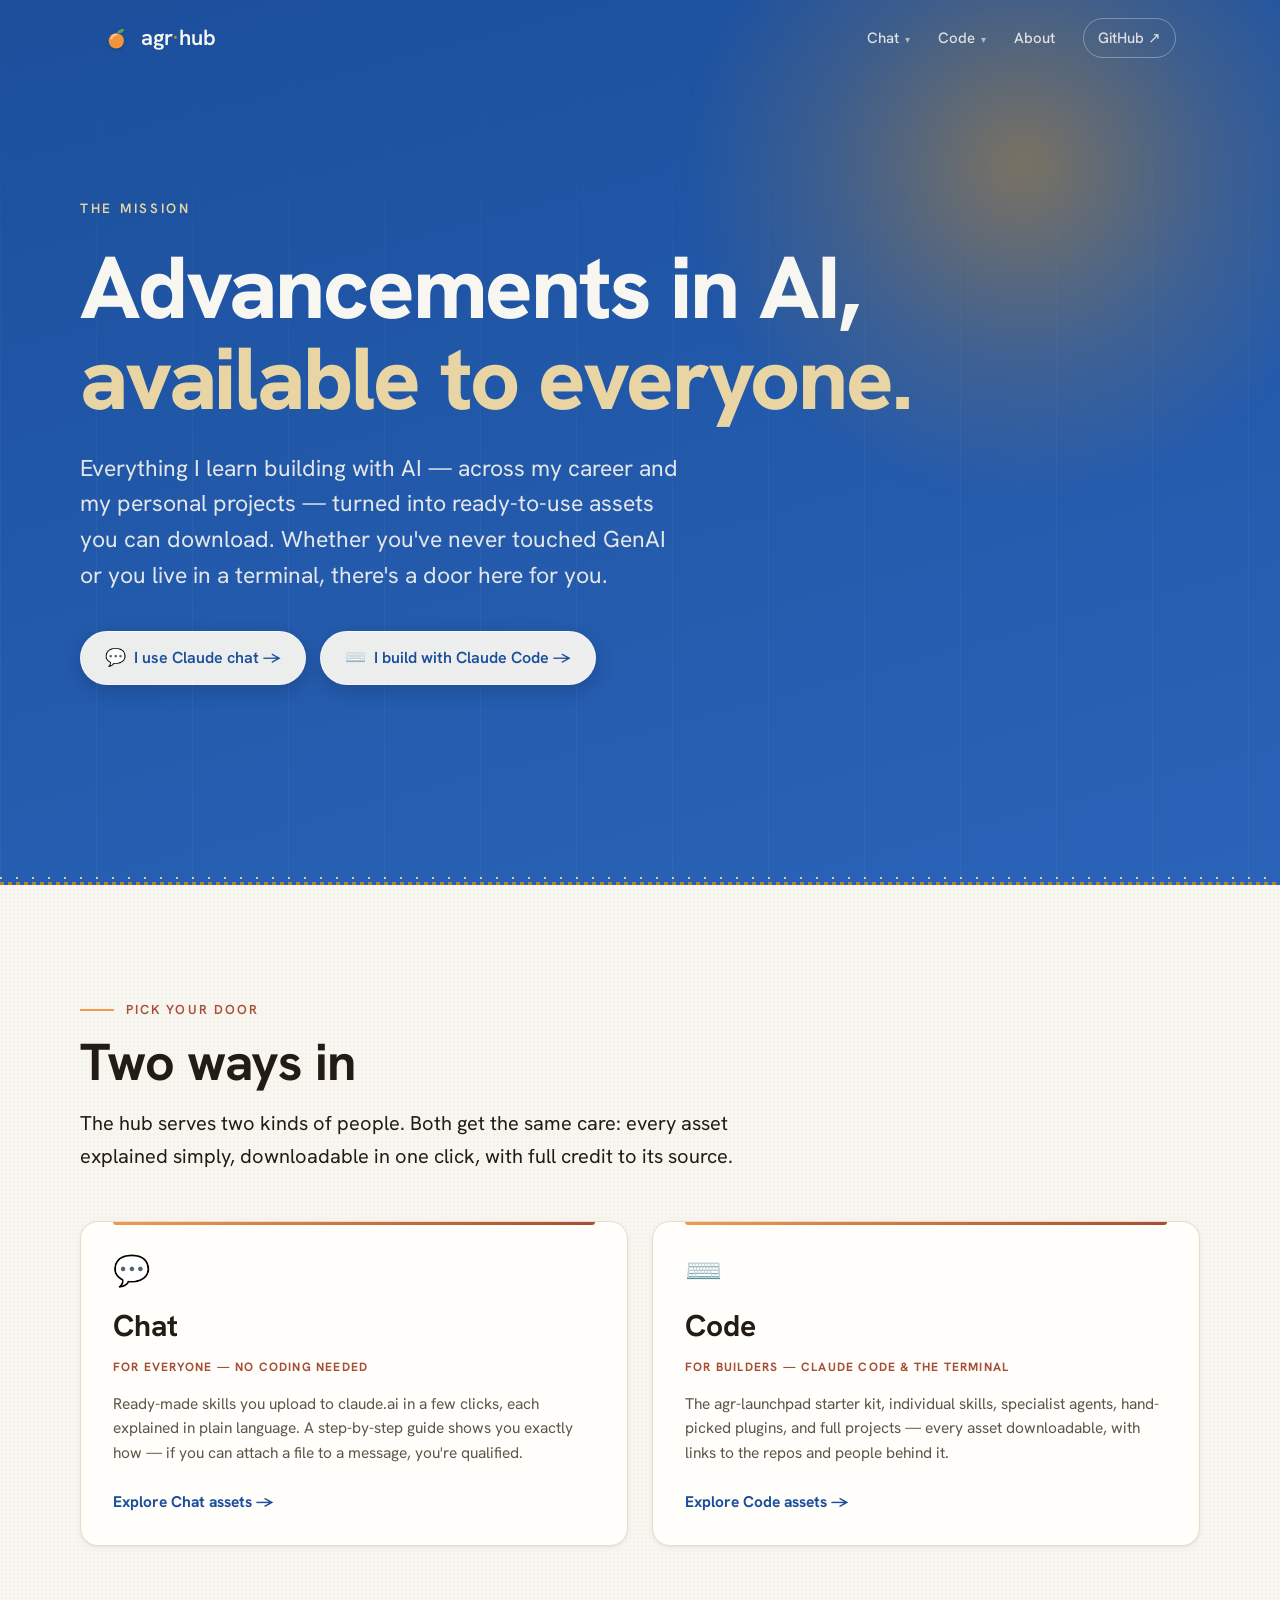
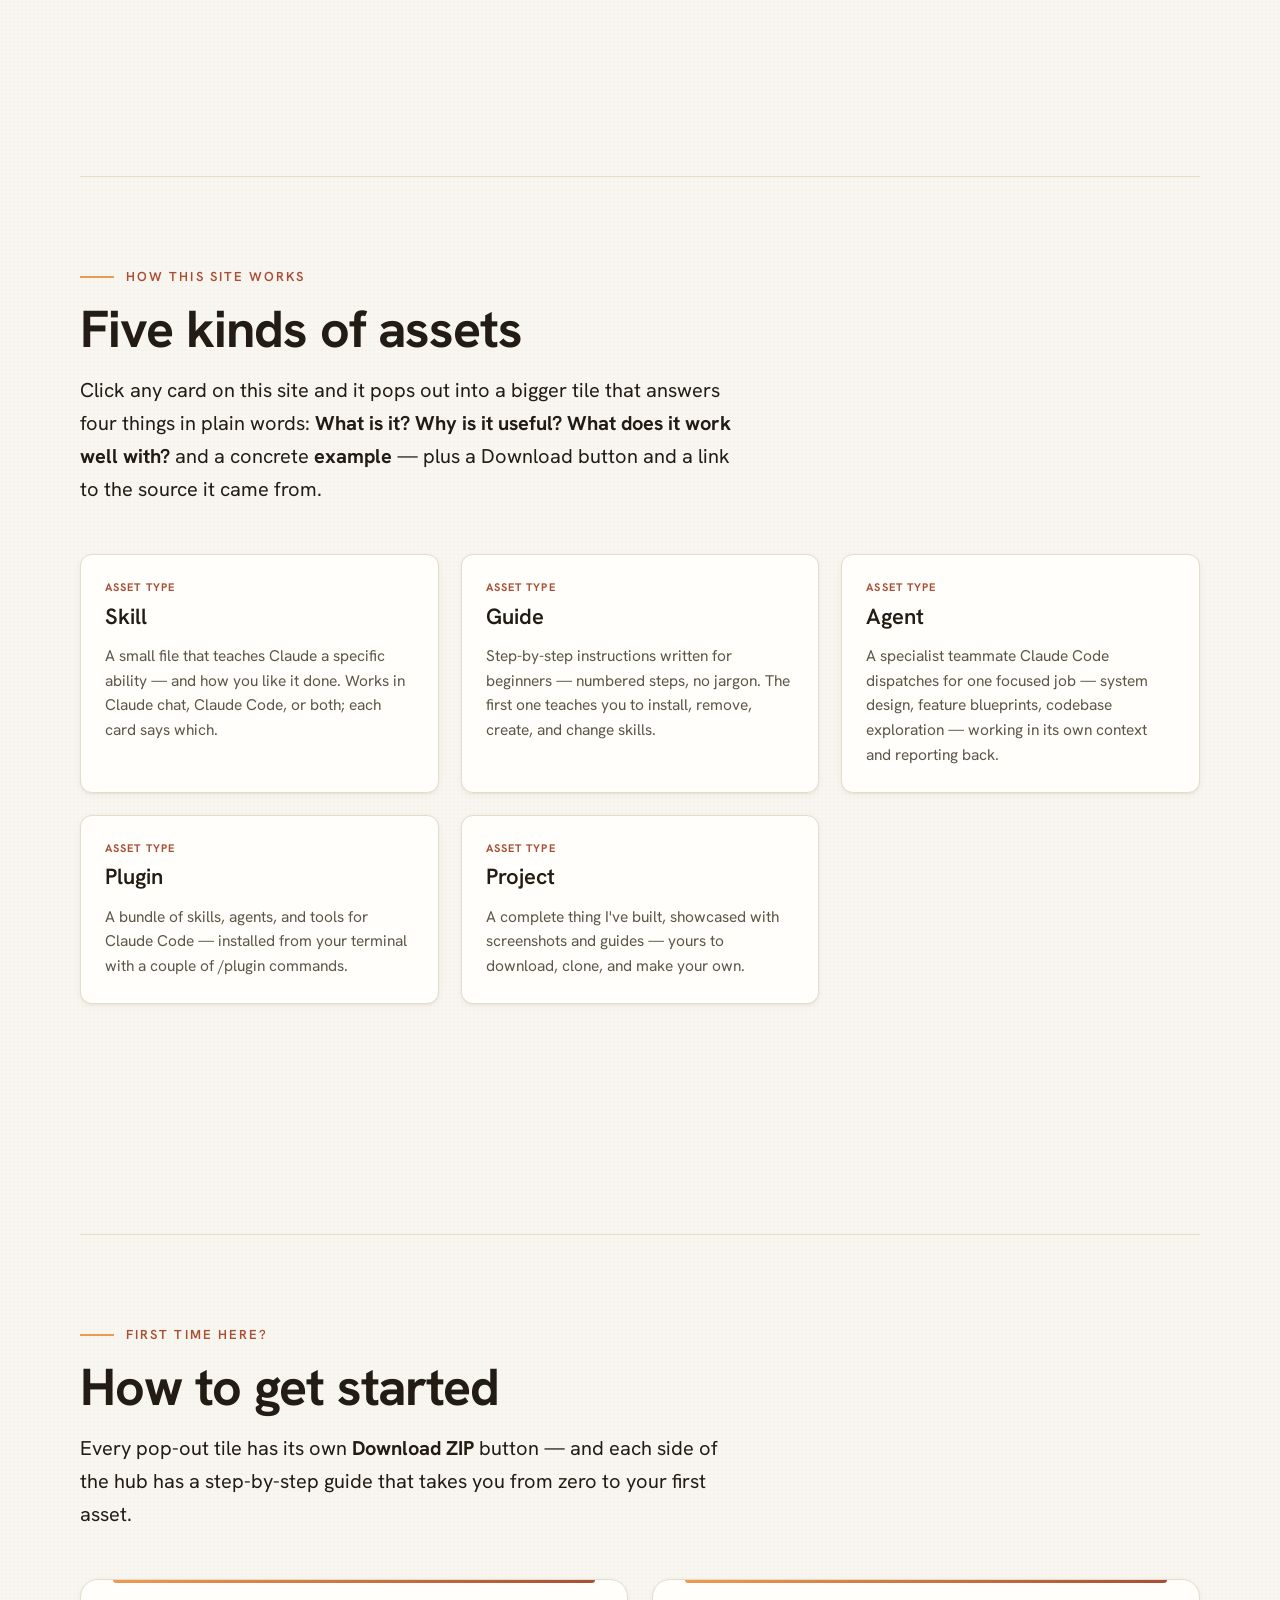
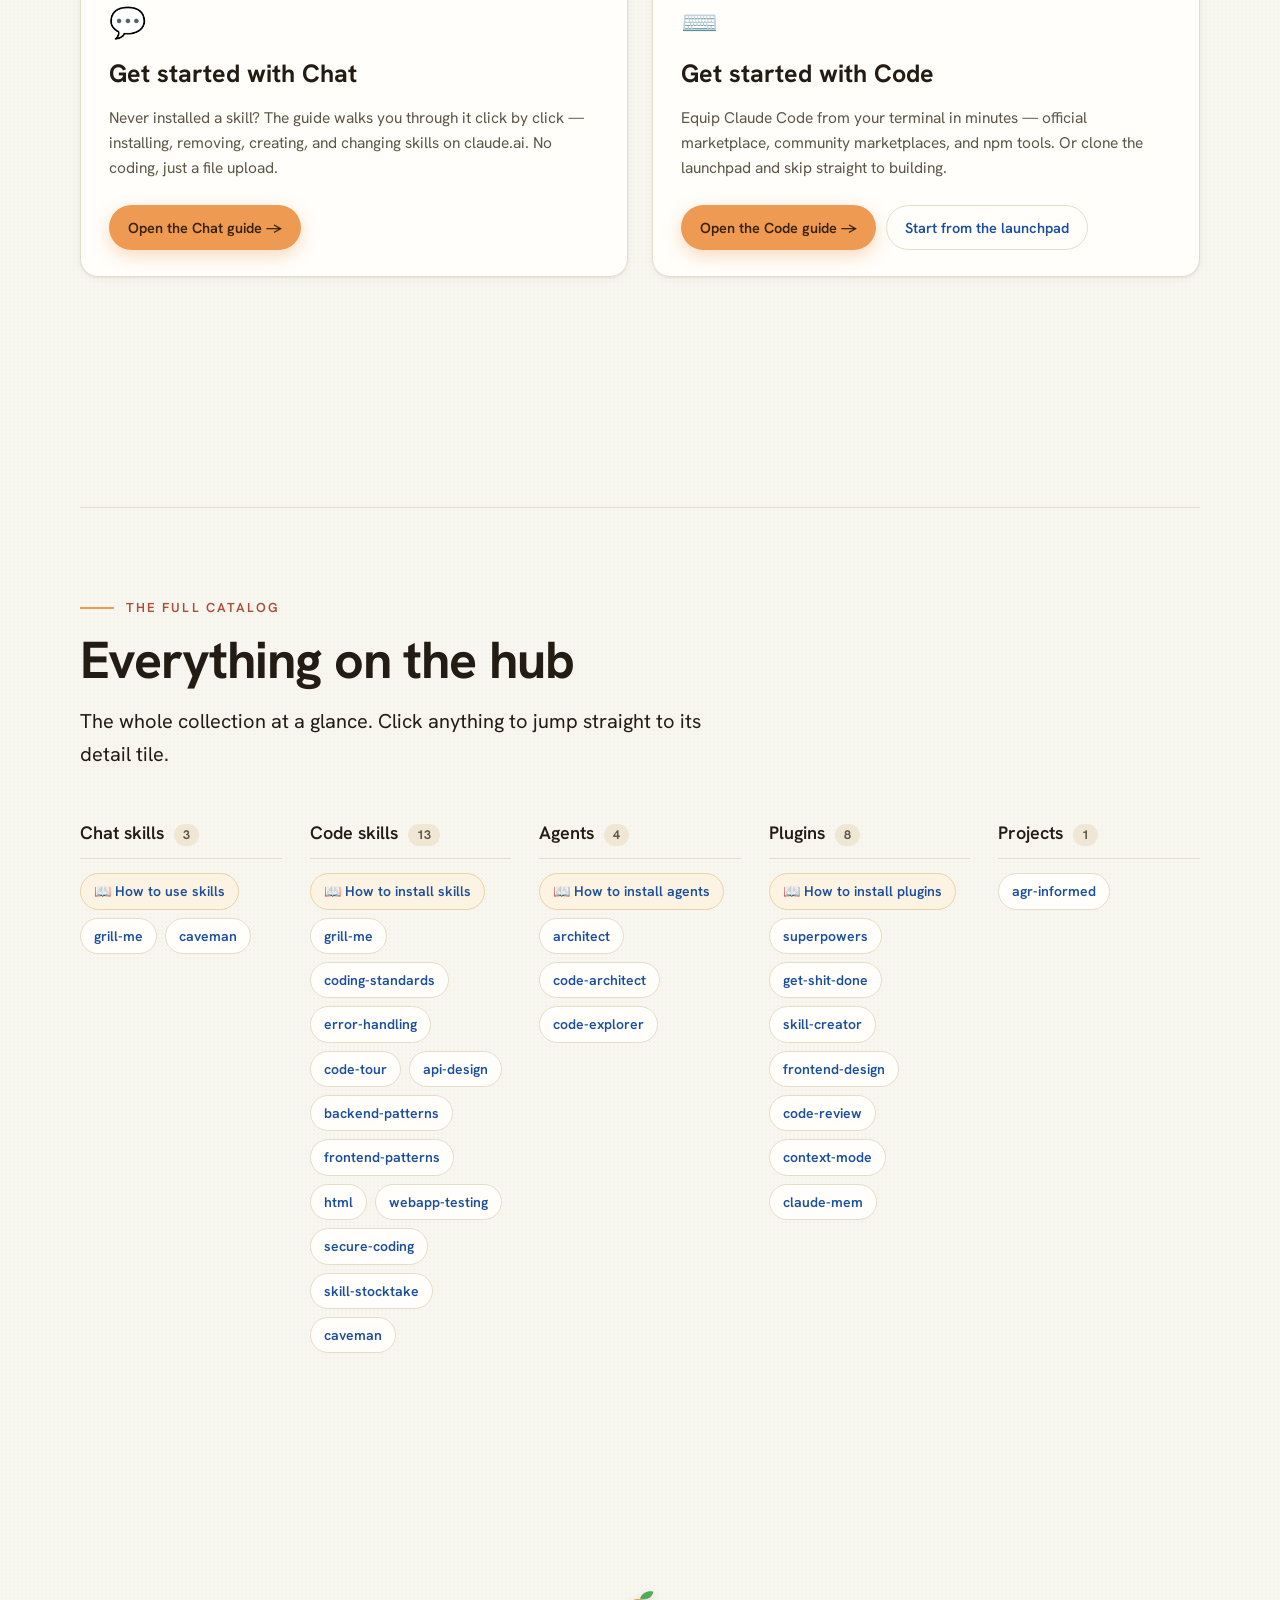
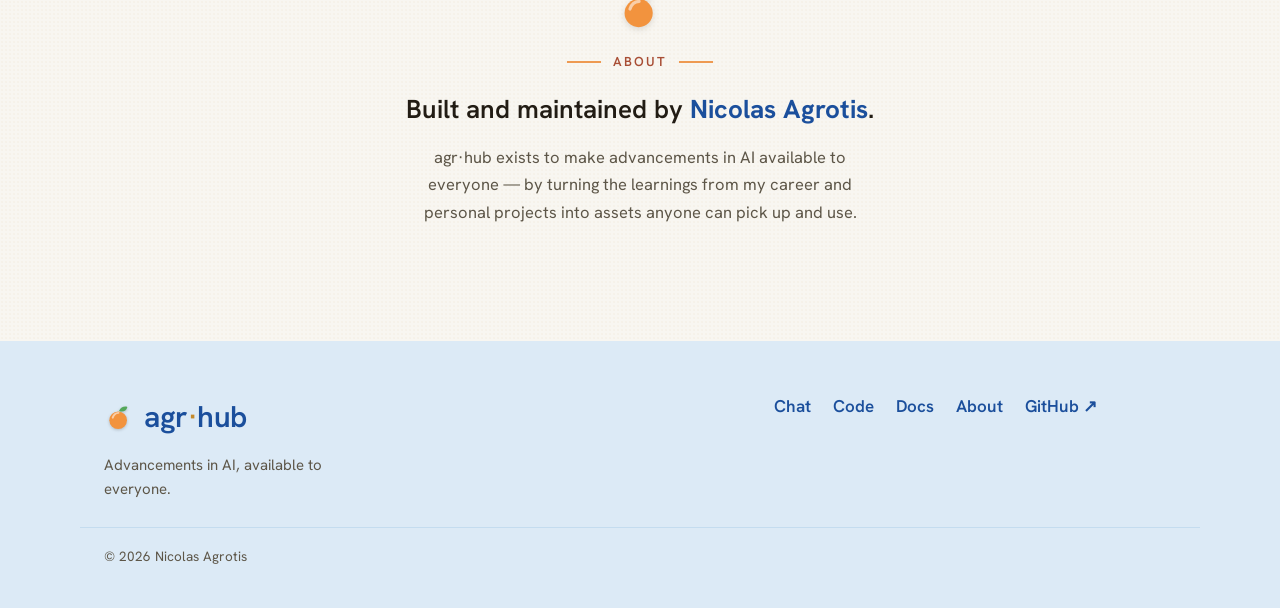
<file: index.html>
<!DOCTYPE html>
<html lang="en">
<head>
<meta charset="UTF-8" />
<meta name="viewport" content="width=device-width, initial-scale=1.0" />
<title>agr·hub — advancements in AI, available to everyone</title>
<meta name="description" content="Ready-to-use AI assets for everyone: skills you upload to Claude chat in a few clicks, and a full launchpad, plugins, and projects for people who build with Claude Code." />
<link rel="preconnect" href="https://fonts.googleapis.com" />
<link rel="preconnect" href="https://fonts.gstatic.com" crossorigin />
<link href="https://fonts.googleapis.com/css2?family=Hanken+Grotesk:wght@400;500;600;700;800&display=swap" rel="stylesheet" />
<link rel="stylesheet" href="assets/app.css?v=5" />
</head>
<body>

<a class="skip" href="#main">Skip to content</a>

<header class="nav" id="nav">
  <div class="nav__in">
    <a class="brand" href="index.html" aria-label="agr-hub home">
      <svg class="brand__mark" viewBox="0 0 32 32" width="26" height="26" role="img" aria-hidden="true" focusable="false">
        <path d="M16 9.6C17.6 5.7 21.6 4.2 24.9 5.2 24.1 9.2 20.1 11.2 16 9.6Z" fill="#54A85B"/>
        <circle cx="15.1" cy="19.4" r="9.4" fill="#F2933E"/>
        <path d="M9.3 16.7C10.2 13.8 12.5 11.8 15.4 11.6" fill="none" stroke="#fff" stroke-opacity=".55" stroke-width="2.1" stroke-linecap="round"/>
      </svg>
      <span class="brand__txt">agr<span class="brand__dot">·</span>hub</span>
    </a>
    <nav class="nav__links" aria-label="Primary">
      <div class="nav__drop">
        <a href="chat.html">Chat <span class="nav__caret" aria-hidden="true">▾</span></a>
        <div class="nav__menu">
          <a href="chat.html#skills">Skills</a>
          <a href="chat.html#asset=how-to-use-skills">How-to guide</a>
        </div>
      </div>
      <div class="nav__drop">
        <a href="code.html">Code <span class="nav__caret" aria-hidden="true">▾</span></a>
        <div class="nav__menu">
          <a href="code.html#launchpad">Launchpad</a>
          <a href="code.html#skills">Skills</a>
          <a href="code.html#agents">Agents</a>
          <a href="code.html#plugins">Plugins</a>
          <a href="code.html#projects">Projects</a>
          <a href="docs.html">Docs</a>
        </div>
      </div>
      <a href="#about">About</a>
      <a class="nav__cta" href="https://github.com/agrotisnicolaos" target="_blank" rel="noopener">GitHub ↗</a>
    </nav>
  </div>
</header>

<main id="main">

  <!-- HERO — the mission -->
  <section class="hero" id="top">
    <div class="hero__glow" aria-hidden="true"></div>
    <div class="hero__in">
      <p class="eyebrow reveal">The mission</p>
      <h1 class="hero__title reveal">
        Advancements in AI, <em>available to everyone.</em>
      </h1>
      <p class="hero__lede reveal">
        Everything I learn building with AI — across my career and my personal projects — turned
        into ready-to-use assets you can download. Whether you've never touched GenAI or you live
        in a terminal, there's a door here for you.
      </p>
      <div class="hero__cta reveal">
        <a class="btn btn--hero" href="chat.html"><span class="btn__ico" aria-hidden="true">💬</span> I use Claude chat →</a>
        <a class="btn btn--hero" href="code.html"><span class="btn__ico" aria-hidden="true">⌨️</span> I build with Claude Code →</a>
      </div>
    </div>
    <div class="meander" aria-hidden="true"></div>
  </section>

  <!-- TWO DOORS -->
  <section class="section" id="start">
    <div class="section__in">
      <header class="section__head">
        <p class="kicker"><span class="kicker__bar"></span>Pick your door</p>
        <h2 class="h2">Two ways in</h2>
        <p class="lead">
          The hub serves two kinds of people. Both get the same care: every asset explained simply,
          downloadable in one click, with full credit to its source.
        </p>
      </header>
      <div class="doors">
        <a class="door" href="chat.html">
          <span class="door__icon" aria-hidden="true">💬</span>
          <h3 class="door__name">Chat</h3>
          <p class="door__for">For everyone — no coding needed</p>
          <p class="door__desc">
            Ready-made skills you upload to claude.ai in a few clicks, each explained in plain
            language. A step-by-step guide shows you exactly how — if you can attach a file to a
            message, you're qualified.
          </p>
          <span class="door__cta">Explore Chat assets →</span>
        </a>
        <a class="door" href="code.html">
          <span class="door__icon" aria-hidden="true">⌨️</span>
          <h3 class="door__name">Code</h3>
          <p class="door__for">For builders — Claude Code &amp; the terminal</p>
          <p class="door__desc">
            The agr-launchpad starter kit, individual skills, specialist agents, hand-picked
            plugins, and full projects — every asset downloadable, with links to the repos and
            people behind it.
          </p>
          <span class="door__cta">Explore Code assets →</span>
        </a>
      </div>
    </div>
  </section>

  <!-- HOW THE SITE WORKS -->
  <section class="section how" id="how">
    <div class="section__in">
      <header class="section__head">
        <p class="kicker"><span class="kicker__bar"></span>How this site works</p>
        <h2 class="h2">Five kinds of assets</h2>
        <p class="lead">
          Click any card on this site and it pops out into a bigger tile that answers four things in
          plain words: <strong>What is it? Why is it useful? What does it work well with?</strong>
          and a concrete <strong>example</strong> — plus a Download button and a link to the source
          it came from.
        </p>
      </header>
      <div class="grid how__grid">
        <article class="card">
          <span class="card__marker">Asset type</span>
          <h3 class="card__name">Skill</h3>
          <p class="card__desc">A small file that teaches Claude a specific ability — and how you like it done. Works in Claude chat, Claude Code, or both; each card says which.</p>
        </article>
        <article class="card">
          <span class="card__marker">Asset type</span>
          <h3 class="card__name">Guide</h3>
          <p class="card__desc">Step-by-step instructions written for beginners — numbered steps, no jargon. The first one teaches you to install, remove, create, and change skills.</p>
        </article>
        <article class="card">
          <span class="card__marker">Asset type</span>
          <h3 class="card__name">Agent</h3>
          <p class="card__desc">A specialist teammate Claude Code dispatches for one focused job — system design, feature blueprints, codebase exploration — working in its own context and reporting back.</p>
        </article>
        <article class="card">
          <span class="card__marker">Asset type</span>
          <h3 class="card__name">Plugin</h3>
          <p class="card__desc">A bundle of skills, agents, and tools for Claude Code — installed from your terminal with a couple of <code>/plugin</code> commands.</p>
        </article>
        <article class="card">
          <span class="card__marker">Asset type</span>
          <h3 class="card__name">Project</h3>
          <p class="card__desc">A complete thing I've built, showcased with screenshots and guides — yours to download, clone, and make your own.</p>
        </article>
      </div>
    </div>
  </section>

  <!-- GET STARTED -->
  <section class="section starts" id="get-started">
    <div class="section__in">
      <header class="section__head">
        <p class="kicker"><span class="kicker__bar"></span>First time here?</p>
        <h2 class="h2">How to get started</h2>
        <p class="lead">
          Every pop-out tile has its own <strong>Download ZIP</strong> button — and each side of the
          hub has a step-by-step guide that takes you from zero to your first asset.
        </p>
      </header>
      <div class="doors">
        <div class="door door--start">
          <span class="door__icon" aria-hidden="true">💬</span>
          <h3 class="door__name">Get started with Chat</h3>
          <p class="door__desc">
            Never installed a skill? The guide walks you through it click by click — installing,
            removing, creating, and changing skills on claude.ai. No coding, just a file upload.
          </p>
          <div class="door__actions">
            <a class="btn btn--primary btn--sm" href="chat.html#asset=how-to-use-skills">Open the Chat guide →</a>
          </div>
        </div>
        <div class="door door--start">
          <span class="door__icon" aria-hidden="true">⌨️</span>
          <h3 class="door__name">Get started with Code</h3>
          <p class="door__desc">
            Equip Claude Code from your terminal in minutes — official marketplace, community
            marketplaces, and npm tools. Or clone the launchpad and skip straight to building.
          </p>
          <div class="door__actions">
            <a class="btn btn--primary btn--sm" href="code.html#asset=how-to-install-plugins">Open the Code guide →</a>
            <a class="btn btn--line btn--sm" href="code.html#launchpad">Start from the launchpad</a>
          </div>
        </div>
      </div>
    </div>
  </section>

  <!-- EVERYTHING ON THE HUB -->
  <section class="section qi" id="catalog">
    <div class="section__in">
      <header class="section__head">
        <p class="kicker"><span class="kicker__bar"></span>The full catalog</p>
        <h2 class="h2">Everything on the hub</h2>
        <p class="lead">
          The whole collection at a glance. Click anything to jump straight to its detail tile.
        </p>
      </header>
      <div class="qi__cols" id="qi-root"><!-- rendered from data/catalog.js --></div>
    </div>
  </section>

  <!-- ABOUT -->
  <section class="section about" id="about">
    <div class="section__in about__in">
      <svg class="about__mark" viewBox="0 0 32 32" width="48" height="48" role="img" aria-hidden="true" focusable="false">
        <path d="M16 9.6C17.6 5.7 21.6 4.2 24.9 5.2 24.1 9.2 20.1 11.2 16 9.6Z" fill="#54A85B"/>
        <circle cx="15.1" cy="19.4" r="9.4" fill="#F2933E"/>
        <path d="M9.3 16.7C10.2 13.8 12.5 11.8 15.4 11.6" fill="none" stroke="#fff" stroke-opacity=".55" stroke-width="2.1" stroke-linecap="round"/>
      </svg>
      <p class="kicker kicker--center"><span class="kicker__bar"></span>About<span class="kicker__bar"></span></p>
      <p class="about__line">Built and maintained by <strong>Nicolas Agrotis</strong>.</p>
      <p class="about__sub">
        agr·hub exists to make advancements in AI available to everyone — by turning the learnings
        from my career and personal projects into assets anyone can pick up and use.
      </p>
    </div>
  </section>

</main>

<footer class="foot">
  <div class="foot__in">
    <div class="foot__brand">
      <span class="foot__logo">
        <svg class="brand__mark" viewBox="0 0 32 32" width="30" height="30" role="img" aria-hidden="true" focusable="false">
          <path d="M16 9.6C17.6 5.7 21.6 4.2 24.9 5.2 24.1 9.2 20.1 11.2 16 9.6Z" fill="#54A85B"/>
          <circle cx="15.1" cy="19.4" r="9.4" fill="#F2933E"/>
          <path d="M9.3 16.7C10.2 13.8 12.5 11.8 15.4 11.6" fill="none" stroke="#fff" stroke-opacity=".55" stroke-width="2.1" stroke-linecap="round"/>
        </svg>
        <span class="brand__txt brand__txt--lg">agr<span class="brand__dot">·</span>hub</span>
      </span>
      <p>Advancements in AI, available to everyone.</p>
    </div>
    <nav class="foot__links" aria-label="Footer">
      <a href="chat.html">Chat</a>
      <a href="code.html">Code</a>
      <a href="docs.html">Docs</a>
      <a href="#about">About</a>
      <a href="https://github.com/agrotisnicolaos" target="_blank" rel="noopener">GitHub ↗</a>
    </nav>
  </div>
  <p class="foot__copy">© <span id="year"></span> Nicolas Agrotis</p>
</footer>

<script src="data/catalog.js?v=5"></script>
<script src="assets/app.js?v=5"></script>
</body>
</html>
</file>
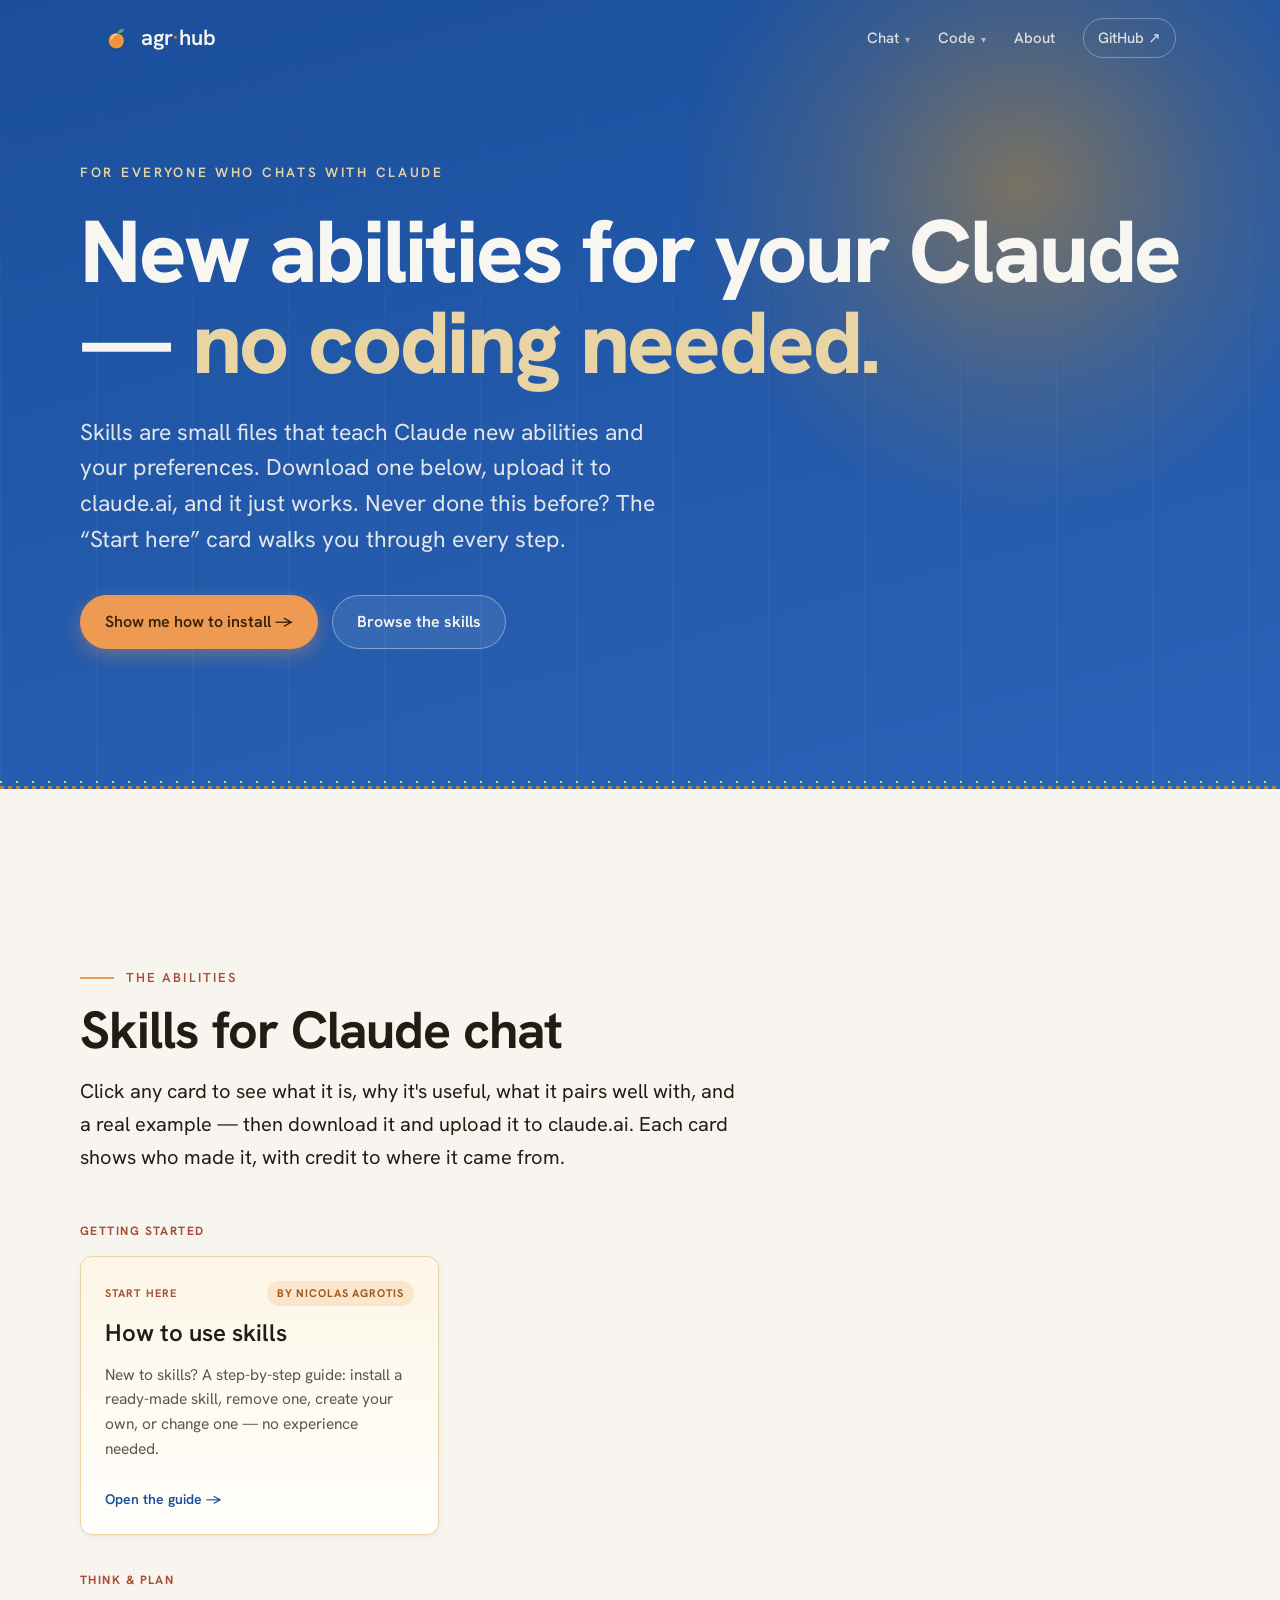
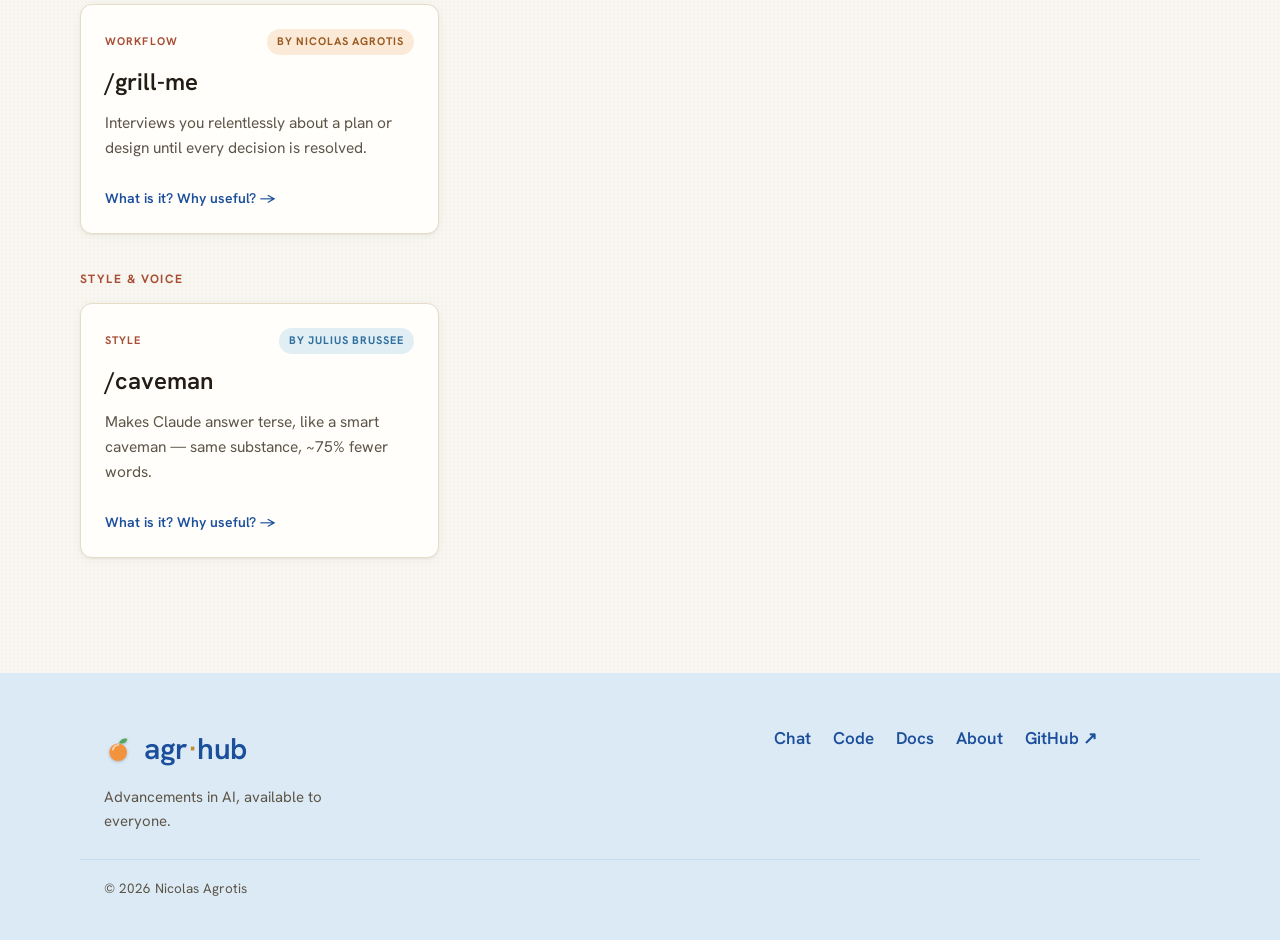
<file: chat.html>
<!DOCTYPE html>
<html lang="en">
<head>
<meta charset="UTF-8" />
<meta name="viewport" content="width=device-width, initial-scale=1.0" />
<title>Chat — agr·hub</title>
<meta name="description" content="Ready-made skills for Claude chat, explained in plain language. Download a skill, upload it to claude.ai, and Claude gains a new ability — no coding needed." />
<link rel="preconnect" href="https://fonts.googleapis.com" />
<link rel="preconnect" href="https://fonts.gstatic.com" crossorigin />
<link href="https://fonts.googleapis.com/css2?family=Hanken+Grotesk:wght@400;500;600;700;800&display=swap" rel="stylesheet" />
<link rel="stylesheet" href="assets/app.css?v=5" />
</head>
<body>

<a class="skip" href="#main">Skip to content</a>

<header class="nav" id="nav">
  <div class="nav__in">
    <a class="brand" href="index.html" aria-label="agr-hub home">
      <svg class="brand__mark" viewBox="0 0 32 32" width="26" height="26" role="img" aria-hidden="true" focusable="false">
        <path d="M16 9.6C17.6 5.7 21.6 4.2 24.9 5.2 24.1 9.2 20.1 11.2 16 9.6Z" fill="#54A85B"/>
        <circle cx="15.1" cy="19.4" r="9.4" fill="#F2933E"/>
        <path d="M9.3 16.7C10.2 13.8 12.5 11.8 15.4 11.6" fill="none" stroke="#fff" stroke-opacity=".55" stroke-width="2.1" stroke-linecap="round"/>
      </svg>
      <span class="brand__txt">agr<span class="brand__dot">·</span>hub</span>
    </a>
    <nav class="nav__links" aria-label="Primary">
      <div class="nav__drop">
        <a href="chat.html">Chat <span class="nav__caret" aria-hidden="true">▾</span></a>
        <div class="nav__menu">
          <a href="#skills">Skills</a>
          <a href="#asset=how-to-use-skills">How-to guide</a>
        </div>
      </div>
      <div class="nav__drop">
        <a href="code.html">Code <span class="nav__caret" aria-hidden="true">▾</span></a>
        <div class="nav__menu">
          <a href="code.html#launchpad">Launchpad</a>
          <a href="code.html#skills">Skills</a>
          <a href="code.html#agents">Agents</a>
          <a href="code.html#plugins">Plugins</a>
          <a href="code.html#projects">Projects</a>
          <a href="docs.html">Docs</a>
        </div>
      </div>
      <a href="index.html#about">About</a>
      <a class="nav__cta" href="https://github.com/agrotisnicolaos" target="_blank" rel="noopener">GitHub ↗</a>
    </nav>
  </div>
</header>

<main id="main">

  <!-- HERO -->
  <section class="hero hero--sub" id="top">
    <div class="hero__glow" aria-hidden="true"></div>
    <div class="hero__in">
      <p class="eyebrow reveal">For everyone who chats with Claude</p>
      <h1 class="hero__title reveal">
        New abilities for your Claude — <em>no coding needed.</em>
      </h1>
      <p class="hero__lede reveal">
        Skills are small files that teach Claude new abilities and your preferences. Download one
        below, upload it to claude.ai, and it just works. Never done this before? The
        “Start here” card walks you through every step.
      </p>
      <div class="hero__cta reveal">
        <a class="btn btn--primary" href="#asset=how-to-use-skills">Show me how to install →</a>
        <a class="btn btn--ghost" href="#skills">Browse the skills</a>
      </div>
    </div>
    <div class="meander" aria-hidden="true"></div>
  </section>

  <!-- SKILLS -->
  <section class="section" id="skills">
    <div class="section__in">
      <header class="section__head">
        <p class="kicker"><span class="kicker__bar"></span>The abilities</p>
        <h2 class="h2">Skills for Claude chat</h2>
        <p class="lead">
          Click any card to see what it is, why it's useful, what it pairs well with, and a real
          example — then download it and upload it to claude.ai. Each card shows who made it,
          with credit to where it came from.
        </p>
      </header>
      <div class="groups" id="chat-skills-grid"><!-- rendered from data/catalog.js --></div>
    </div>
  </section>

</main>

<footer class="foot">
  <div class="foot__in">
    <div class="foot__brand">
      <span class="foot__logo">
        <svg class="brand__mark" viewBox="0 0 32 32" width="30" height="30" role="img" aria-hidden="true" focusable="false">
          <path d="M16 9.6C17.6 5.7 21.6 4.2 24.9 5.2 24.1 9.2 20.1 11.2 16 9.6Z" fill="#54A85B"/>
          <circle cx="15.1" cy="19.4" r="9.4" fill="#F2933E"/>
          <path d="M9.3 16.7C10.2 13.8 12.5 11.8 15.4 11.6" fill="none" stroke="#fff" stroke-opacity=".55" stroke-width="2.1" stroke-linecap="round"/>
        </svg>
        <span class="brand__txt brand__txt--lg">agr<span class="brand__dot">·</span>hub</span>
      </span>
      <p>Advancements in AI, available to everyone.</p>
    </div>
    <nav class="foot__links" aria-label="Footer">
      <a href="chat.html">Chat</a>
      <a href="code.html">Code</a>
      <a href="docs.html">Docs</a>
      <a href="index.html#about">About</a>
      <a href="https://github.com/agrotisnicolaos" target="_blank" rel="noopener">GitHub ↗</a>
    </nav>
  </div>
  <p class="foot__copy">© <span id="year"></span> Nicolas Agrotis</p>
</footer>

<script src="data/catalog.js?v=5"></script>
<script src="assets/app.js?v=5"></script>
</body>
</html>
</file>
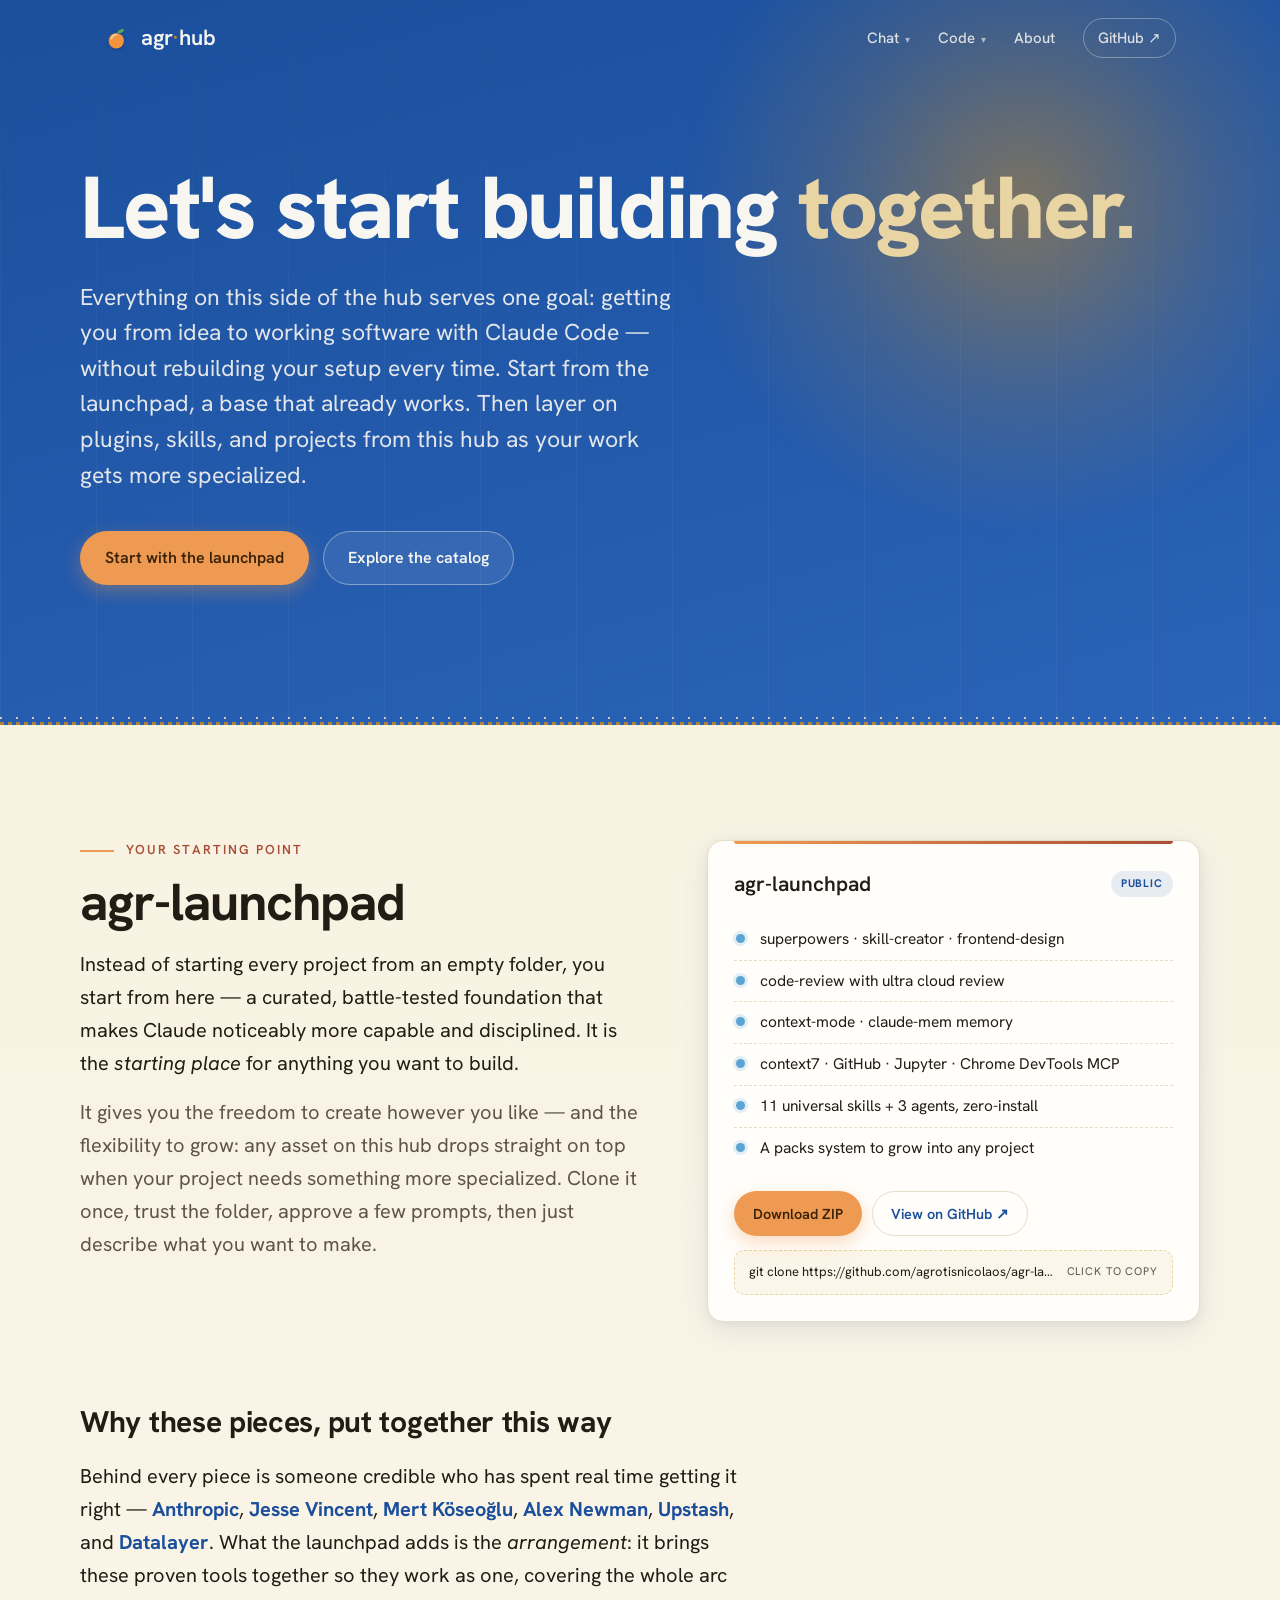
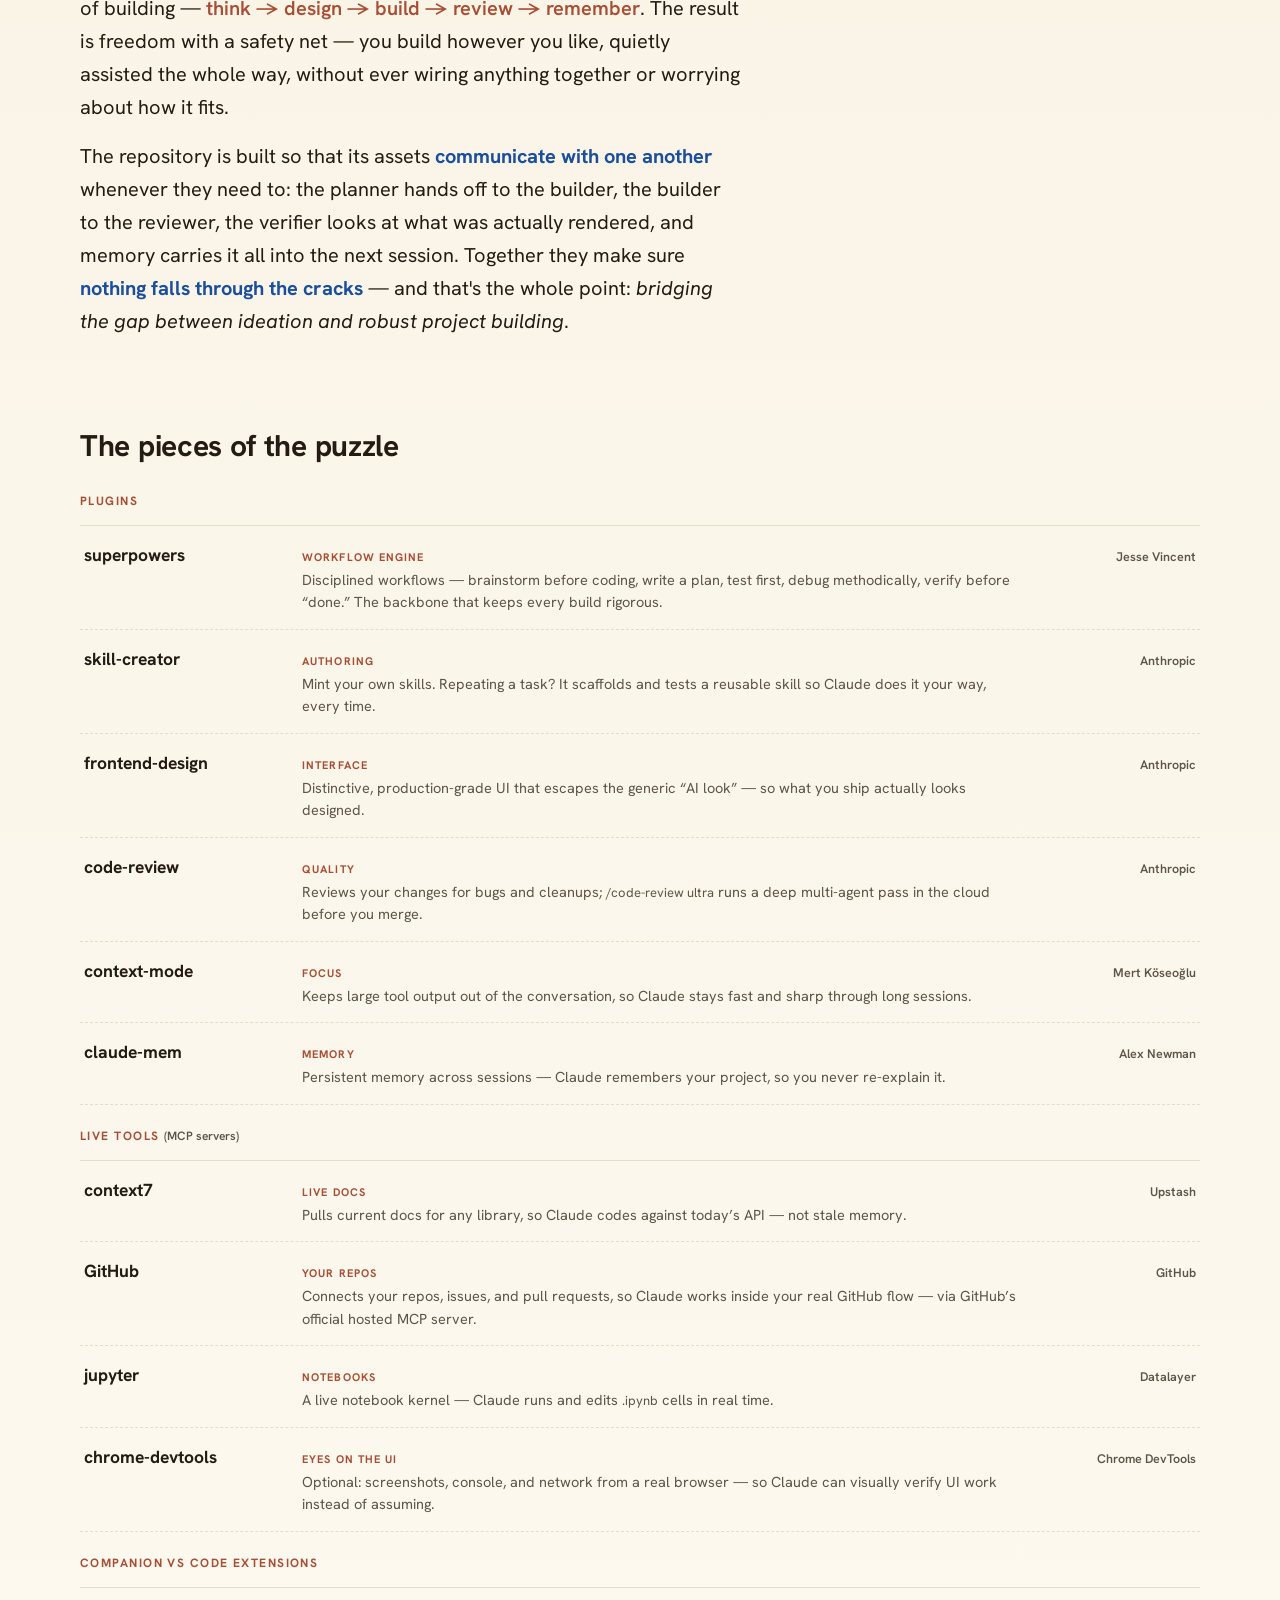
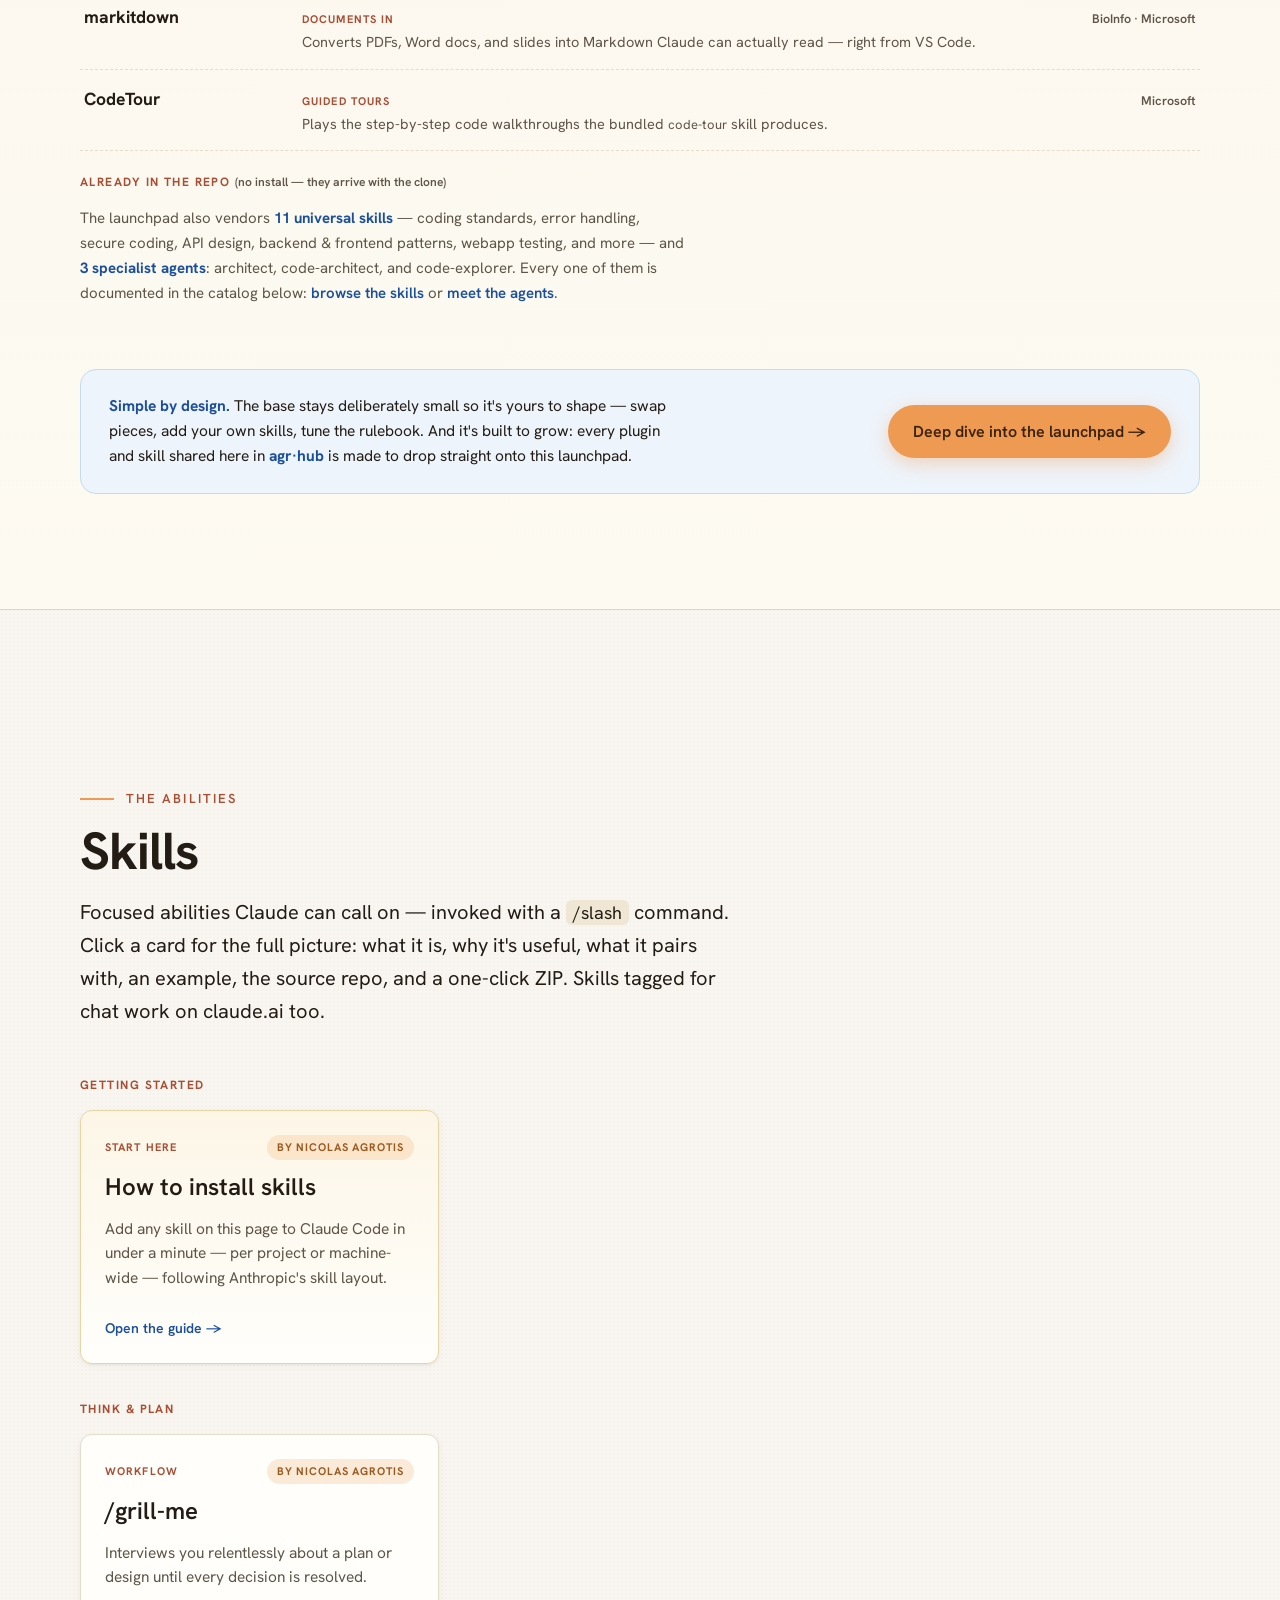
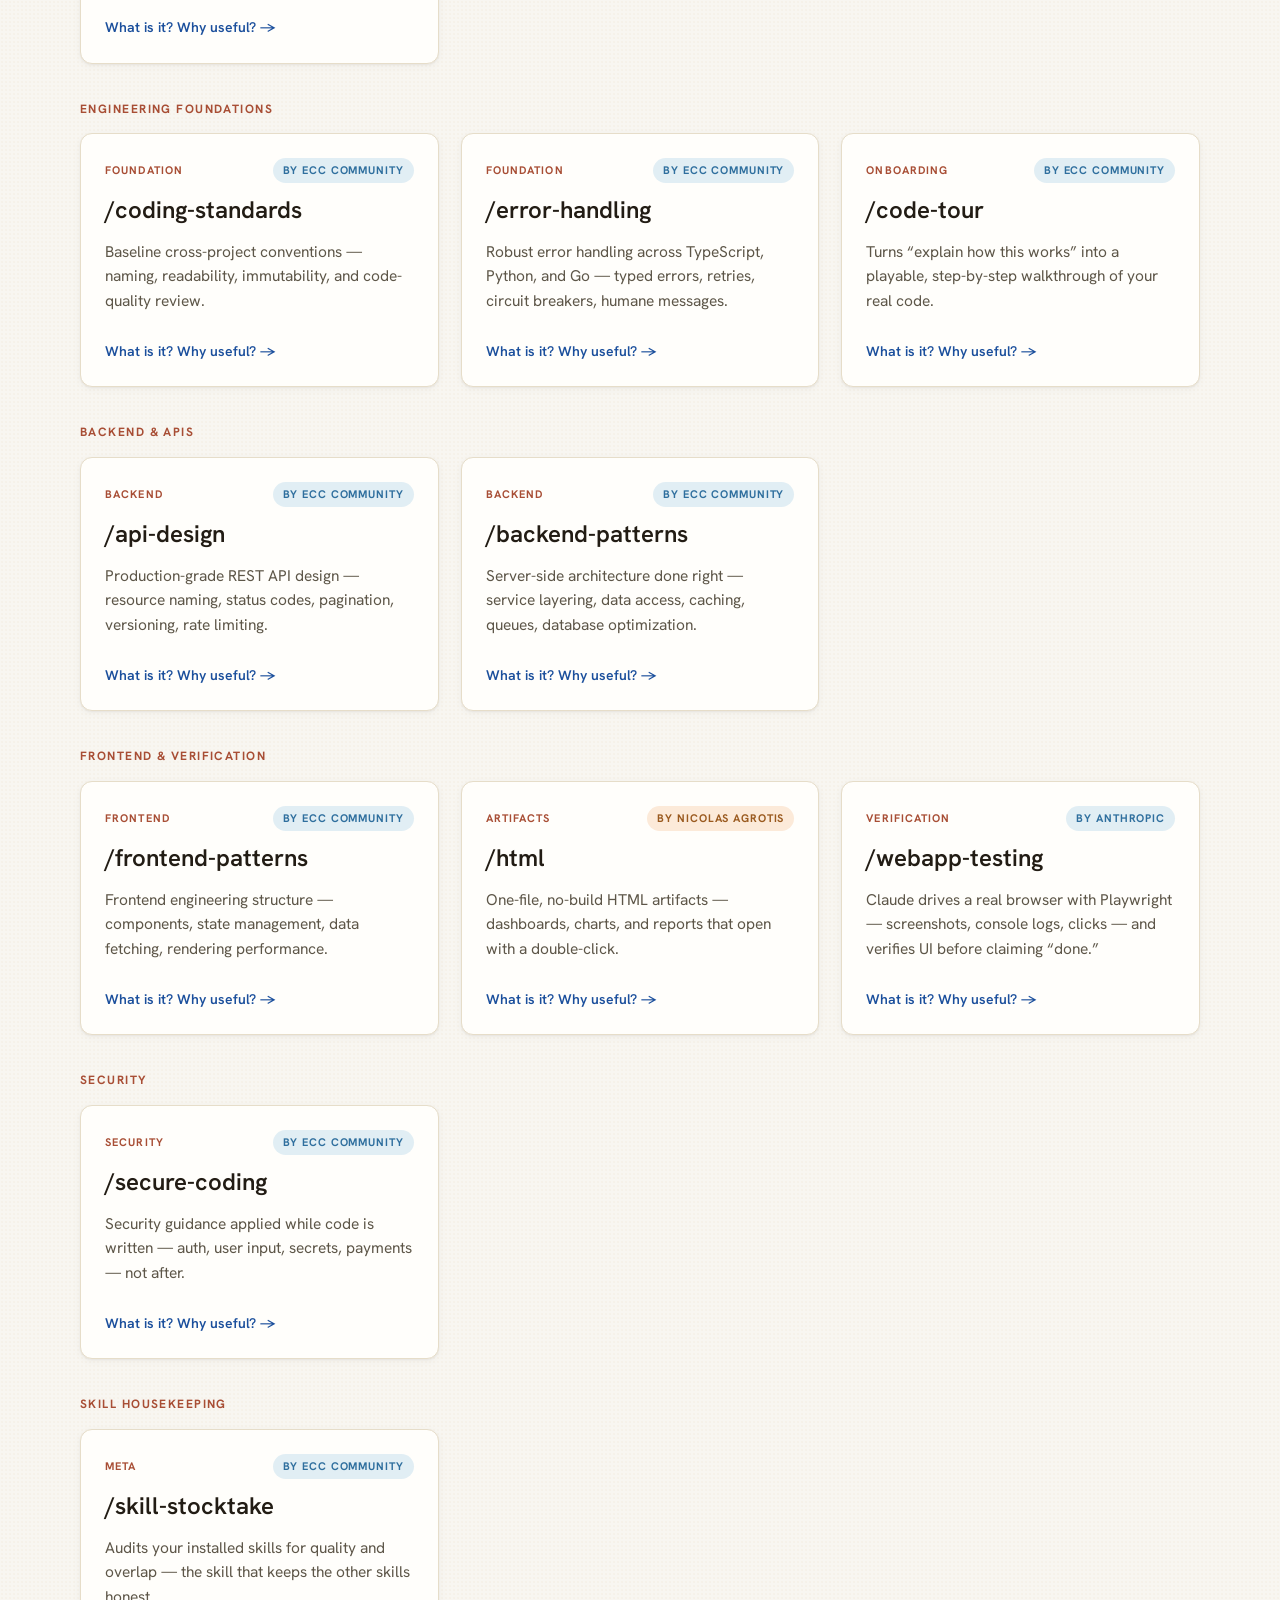
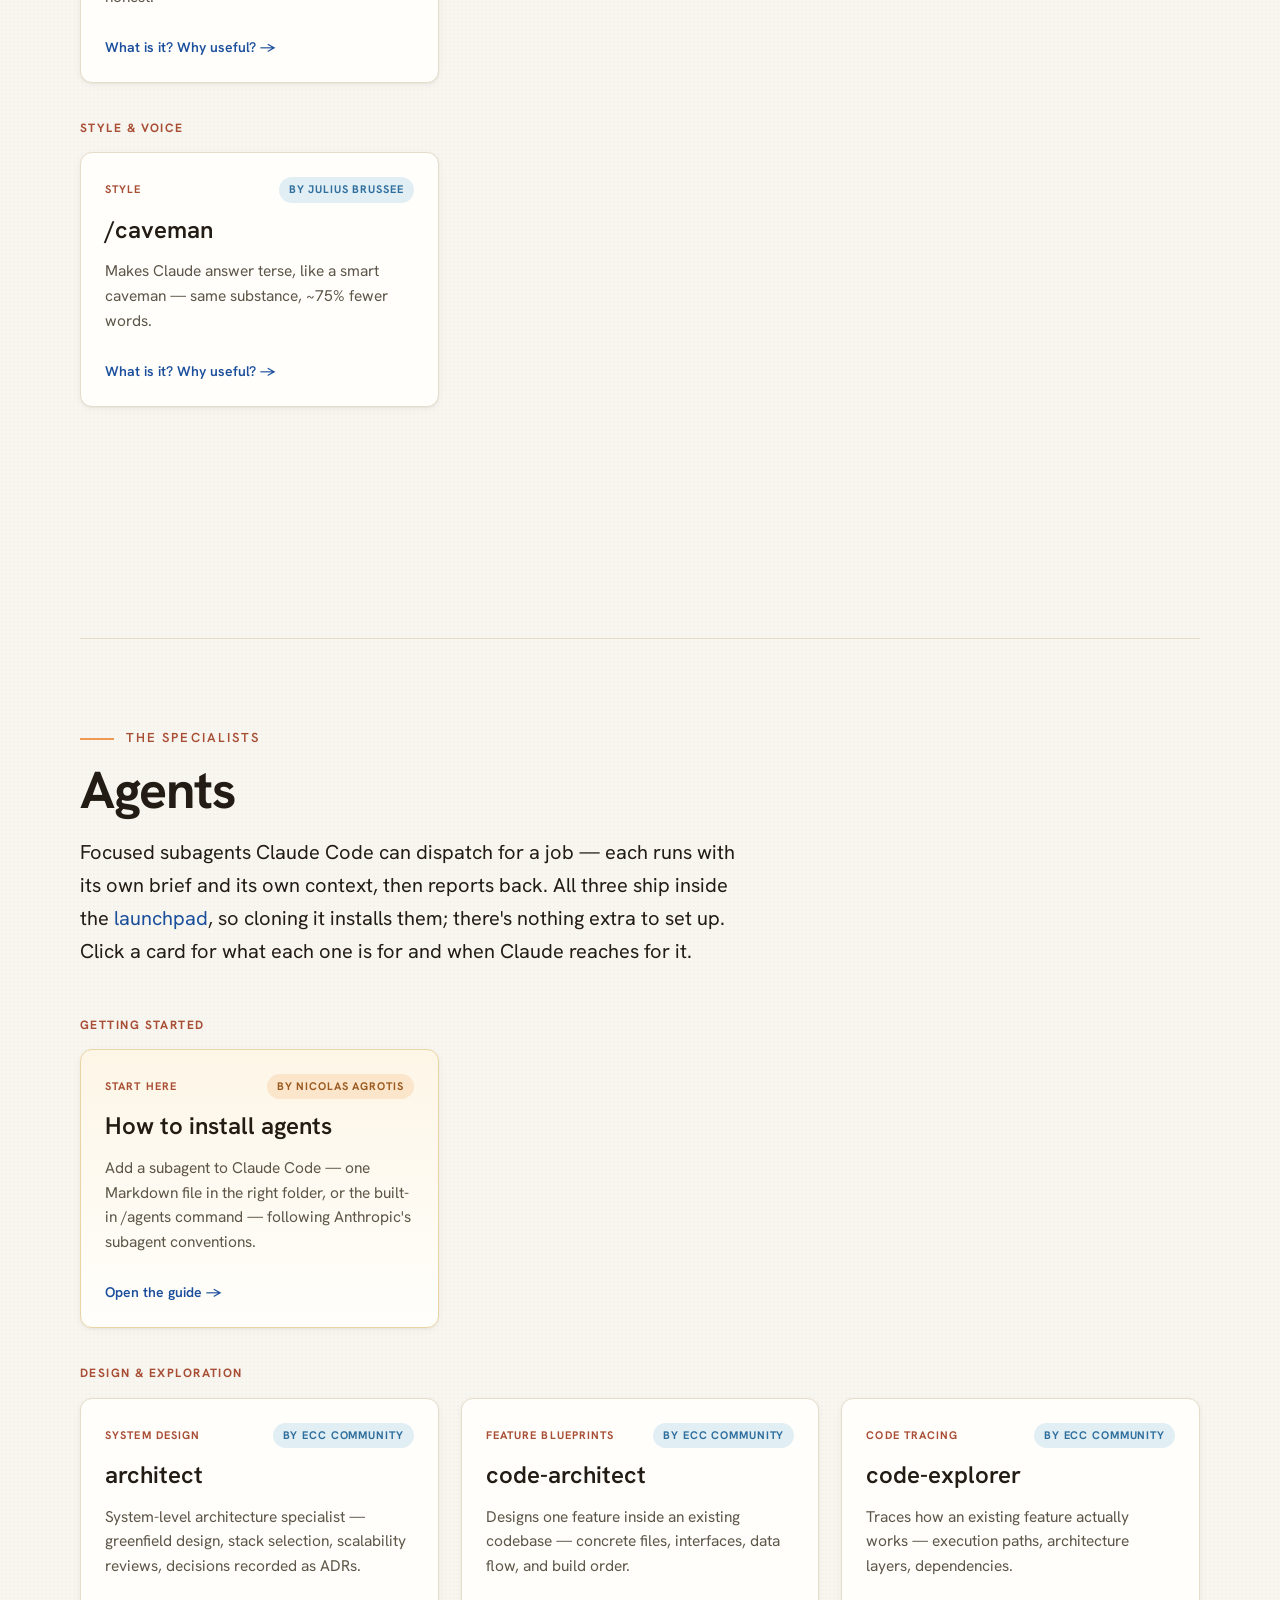
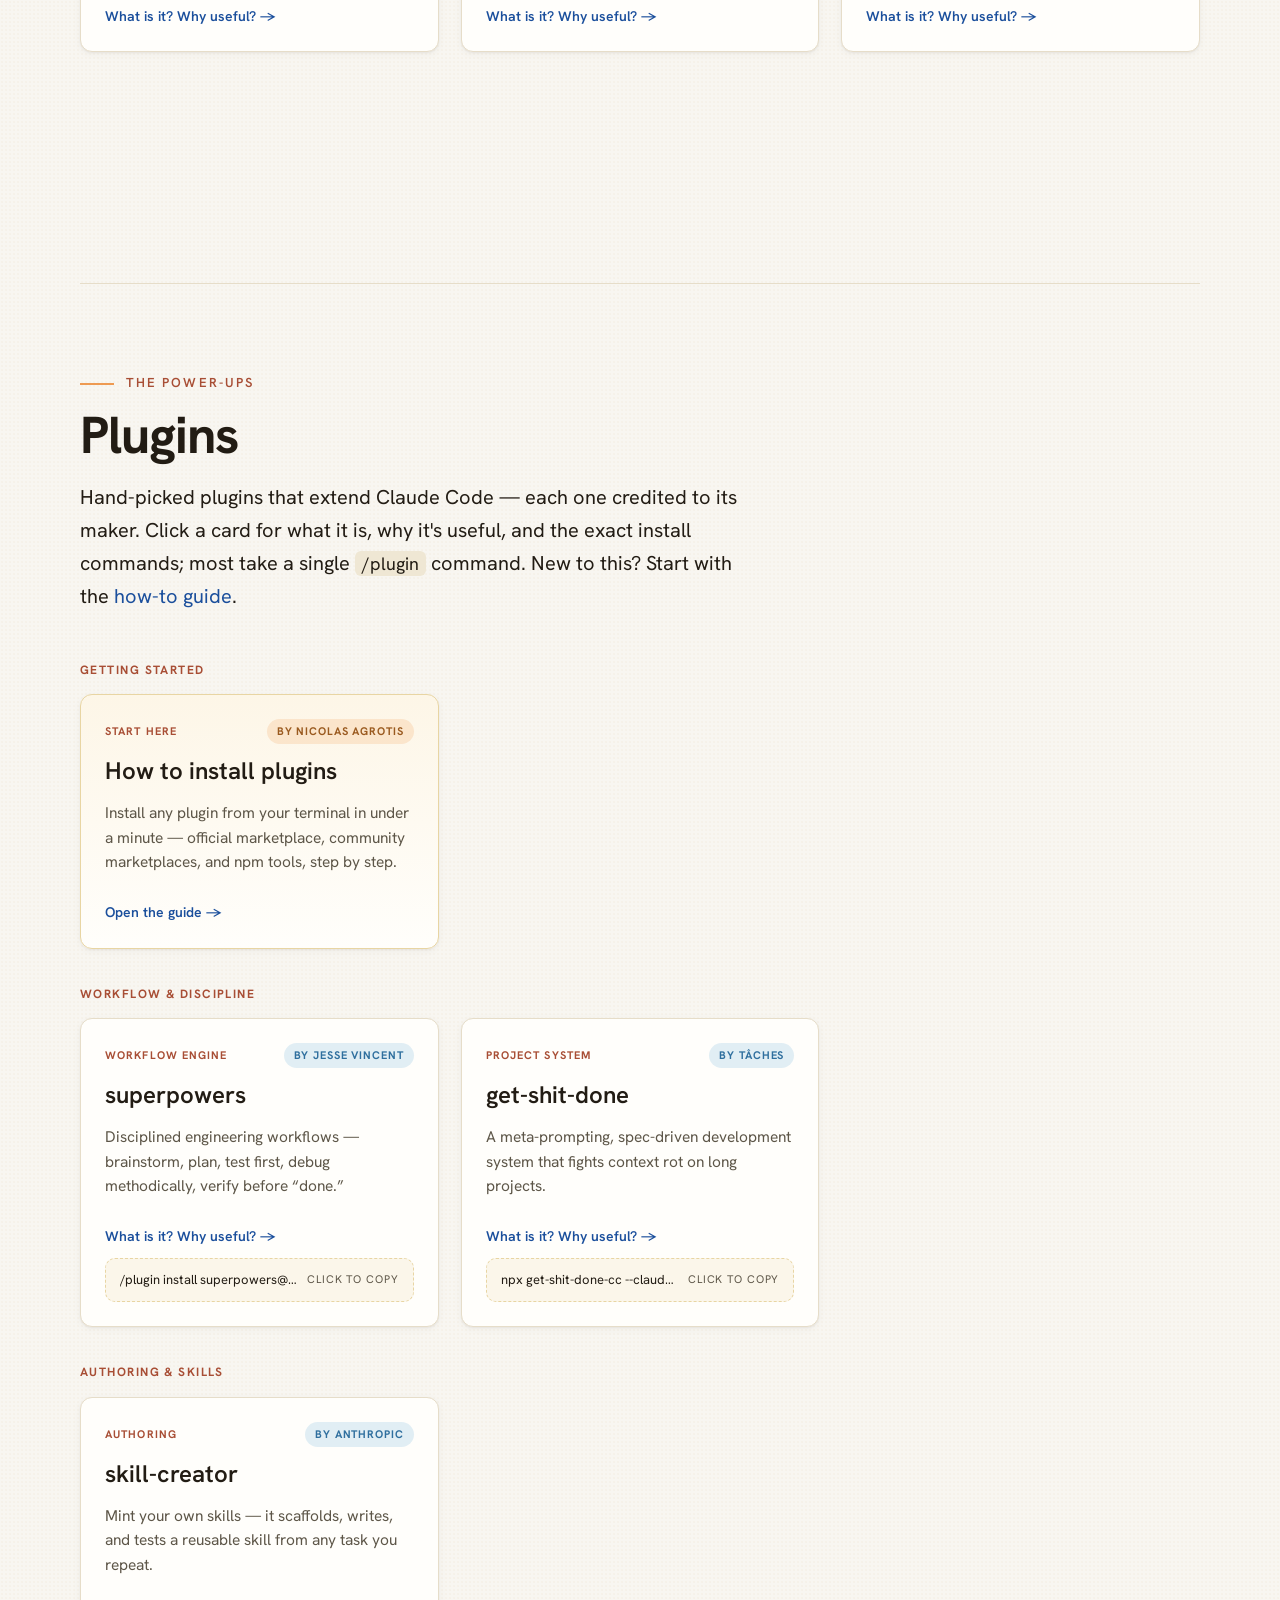
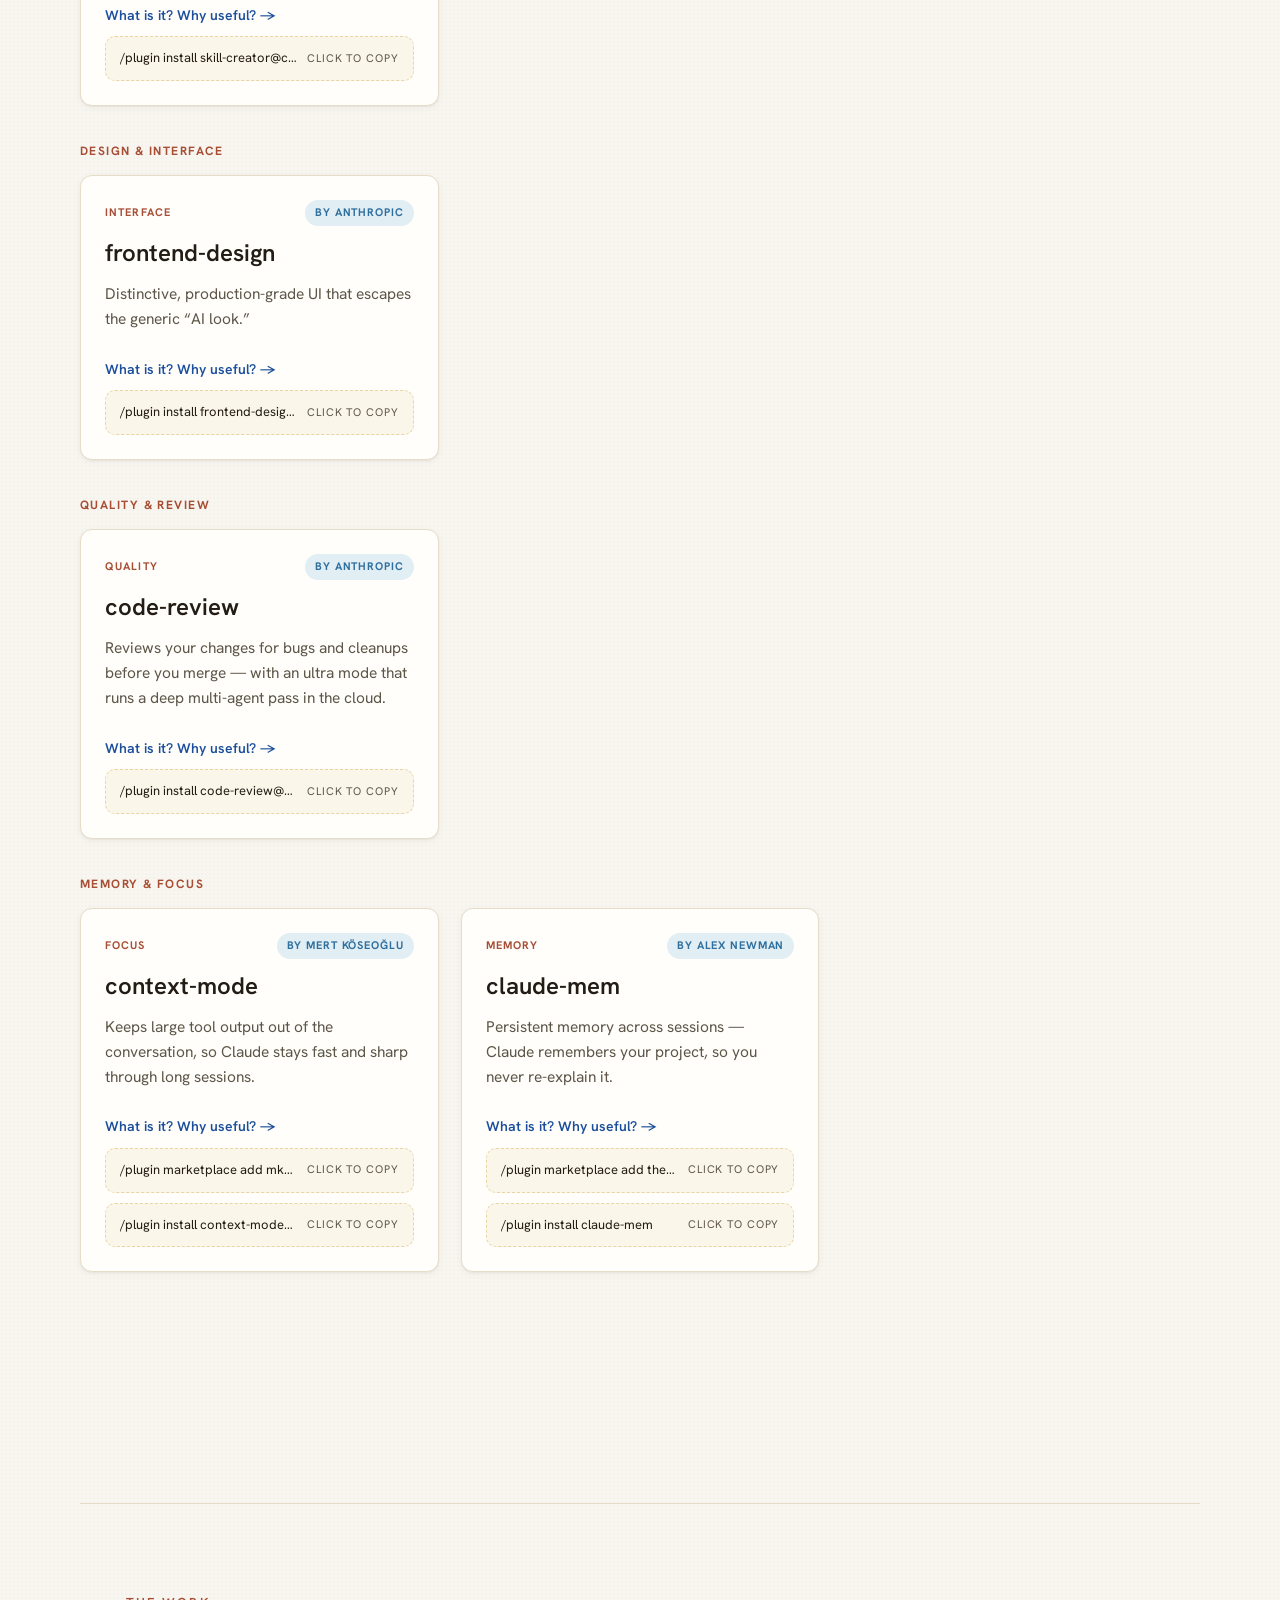
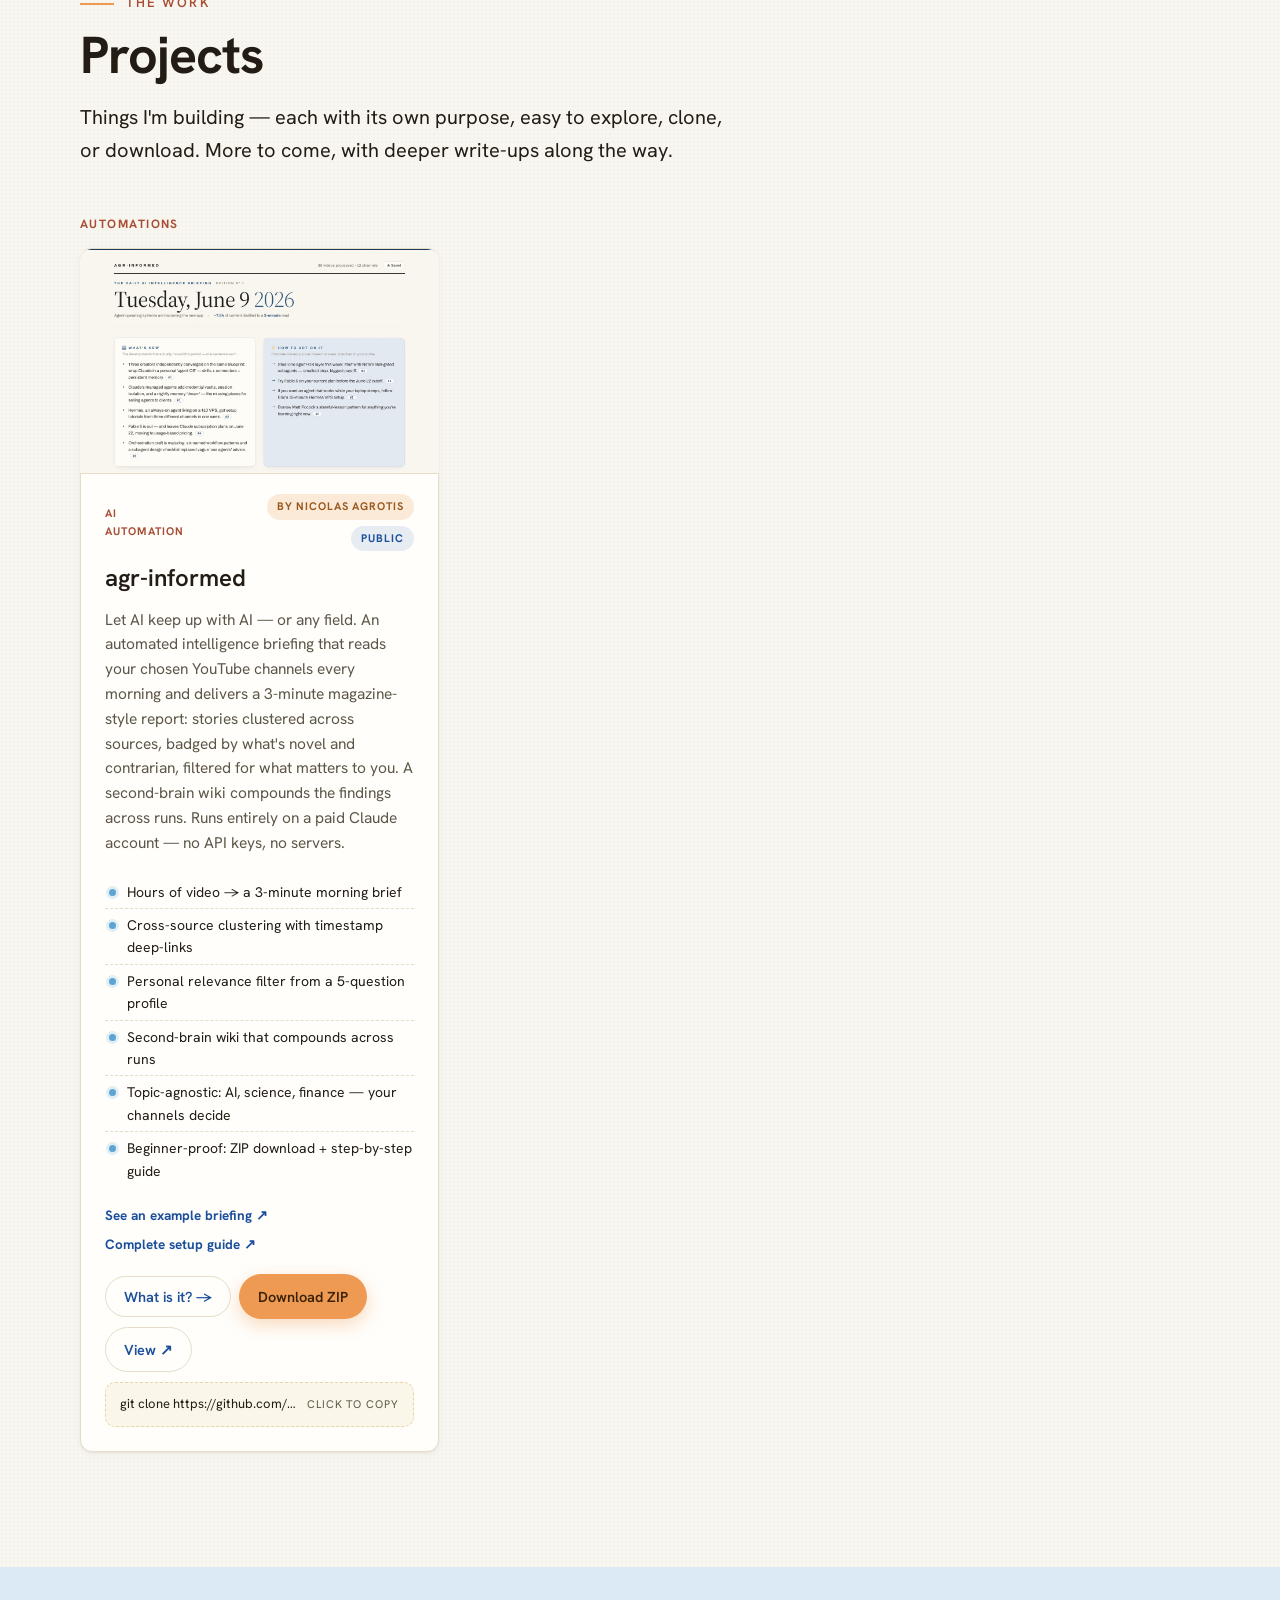
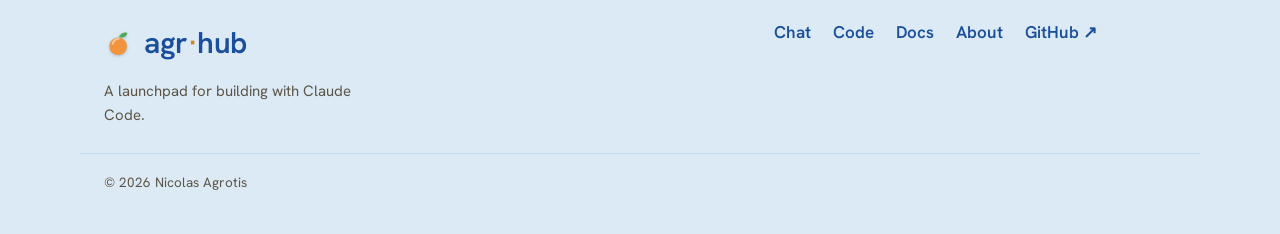
<file: code.html>
<!DOCTYPE html>
<html lang="en">
<head>
<meta charset="UTF-8" />
<meta name="viewport" content="width=device-width, initial-scale=1.0" />
<title>Code — agr·hub</title>
<meta name="description" content="A launchpad for building with Claude Code — a batteries-included starter kit, individual skills, specialist agents, hand-picked plugins, and a showcase of projects." />
<link rel="preconnect" href="https://fonts.googleapis.com" />
<link rel="preconnect" href="https://fonts.gstatic.com" crossorigin />
<link href="https://fonts.googleapis.com/css2?family=Hanken+Grotesk:wght@400;500;600;700;800&display=swap" rel="stylesheet" />
<link rel="stylesheet" href="assets/app.css?v=5" />
</head>
<body>

<a class="skip" href="#main">Skip to content</a>

<header class="nav" id="nav">
  <div class="nav__in">
    <a class="brand" href="index.html" aria-label="agr-hub home">
      <svg class="brand__mark" viewBox="0 0 32 32" width="26" height="26" role="img" aria-hidden="true" focusable="false">
        <path d="M16 9.6C17.6 5.7 21.6 4.2 24.9 5.2 24.1 9.2 20.1 11.2 16 9.6Z" fill="#54A85B"/>
        <circle cx="15.1" cy="19.4" r="9.4" fill="#F2933E"/>
        <path d="M9.3 16.7C10.2 13.8 12.5 11.8 15.4 11.6" fill="none" stroke="#fff" stroke-opacity=".55" stroke-width="2.1" stroke-linecap="round"/>
      </svg>
      <span class="brand__txt">agr<span class="brand__dot">·</span>hub</span>
    </a>
    <nav class="nav__links" aria-label="Primary">
      <div class="nav__drop">
        <a href="chat.html">Chat <span class="nav__caret" aria-hidden="true">▾</span></a>
        <div class="nav__menu">
          <a href="chat.html#skills">Skills</a>
          <a href="chat.html#asset=how-to-use-skills">How-to guide</a>
        </div>
      </div>
      <div class="nav__drop">
        <a href="code.html">Code <span class="nav__caret" aria-hidden="true">▾</span></a>
        <div class="nav__menu">
          <a href="#launchpad">Launchpad</a>
          <a href="#skills">Skills</a>
          <a href="#agents">Agents</a>
          <a href="#plugins">Plugins</a>
          <a href="#projects">Projects</a>
          <a href="docs.html">Docs</a>
        </div>
      </div>
      <a href="index.html#about">About</a>
      <a class="nav__cta" href="https://github.com/agrotisnicolaos" target="_blank" rel="noopener">GitHub ↗</a>
    </nav>
  </div>
</header>

<main id="main">

  <!-- HERO -->
  <section class="hero hero--sub" id="top">
    <div class="hero__glow" aria-hidden="true"></div>
    <div class="hero__in">
      <h1 class="hero__title reveal">
        Let's start building <em>together.</em>
      </h1>
      <p class="hero__lede reveal">
        Everything on this side of the hub serves one goal: getting you from idea to working
        software with Claude Code — without rebuilding your setup every time. Start from the
        launchpad, a base that already works. Then layer on plugins, skills, and projects from
        this hub as your work gets more specialized.
      </p>
      <div class="hero__cta reveal">
        <a class="btn btn--primary" href="#launchpad">Start with the launchpad</a>
        <a class="btn btn--ghost" href="#skills">Explore the catalog</a>
      </div>
    </div>
    <div class="meander" aria-hidden="true"></div>
  </section>

  <!-- LAUNCHPAD -->
  <section class="section launchpad" id="launchpad">
    <div class="section__in">
      <div class="split">
        <div class="split__lead">
          <p class="kicker"><span class="kicker__bar"></span>Your starting point</p>
          <h2 class="h2">agr-launchpad</h2>
          <p class="lead">
            Instead of starting every project from an empty folder, you start from here — a curated,
            battle-tested foundation that makes Claude noticeably more capable and disciplined.
            It is the <em>starting place</em> for anything you want to build.
          </p>
          <p class="lead muted">
            It gives you the freedom to create however you like — and the flexibility to grow:
            any asset on this hub drops straight on top when your project needs something more
            specialized. Clone it once, trust the folder, approve a few prompts, then just
            describe what you want to make.
          </p>
        </div>
        <aside class="panel" aria-label="agr-launchpad details">
          <div class="panel__head">
            <span class="panel__name">agr-launchpad</span>
            <span class="badge badge--public">public</span>
          </div>
          <ul class="panel__list" id="lp-highlights"></ul>
          <div class="panel__actions">
            <a class="btn btn--primary btn--sm" id="lp-zip" href="#">Download ZIP</a>
            <a class="btn btn--line btn--sm" id="lp-repo" href="#" target="_blank" rel="noopener">View on GitHub ↗</a>
          </div>
          <button class="clone" id="lp-clone" type="button" data-clip="">
            <code id="lp-clone-cmd"></code>
            <span class="clone__hint">click to copy</span>
          </button>
        </aside>
      </div>

      <!-- why these pieces / credit -->
      <div class="lp-why">
        <h3 class="lp-h3">Why these pieces, put together this way</h3>
        <p class="lead">
          Behind every piece is someone credible who has spent real time getting it right —
          <strong>Anthropic</strong>, <strong>Jesse Vincent</strong>, <strong>Mert Köseoğlu</strong>,
          <strong>Alex Newman</strong>, <strong>Upstash</strong>, and <strong>Datalayer</strong>. What
          the launchpad adds is the <em>arrangement</em>: it brings these proven tools together so they
          work as one, covering the whole arc of building —
          <span class="lp-arc">think → design → build → review → remember</span>. The result is
          freedom with a safety net — you build however you like, quietly assisted the whole way,
          without ever wiring anything together or worrying about how it fits.
        </p>
        <p class="lead">
          The repository is built so that its assets <strong>communicate with one another</strong>
          whenever they need to: the planner hands off to the builder, the builder to the reviewer,
          the verifier looks at what was actually rendered, and memory carries it all into the next
          session. Together they make sure <strong>nothing falls through the cracks</strong> — and
          that's the whole point: <em>bridging the gap between ideation and robust project building</em>.
        </p>
      </div>

      <!-- the pieces — an index, not a card grid: these are the launchpad's
           contents, listed for reading (the clickable catalog lives below) -->
      <h3 class="lp-h3 lp-h3--mt">The pieces of the puzzle</h3>
      <p class="lp-group-label">Plugins</p>
      <ul class="lp-list">
        <li class="lp-row">
          <span class="lp-row__name">superpowers</span>
          <span class="lp-row__body"><span class="lp-row__marker">Workflow engine</span>Disciplined workflows — brainstorm before coding, write a plan, test first, debug methodically, verify before “done.” The backbone that keeps every build rigorous.</span>
          <span class="lp-row__by">Jesse Vincent</span>
        </li>
        <li class="lp-row">
          <span class="lp-row__name">skill-creator</span>
          <span class="lp-row__body"><span class="lp-row__marker">Authoring</span>Mint your own skills. Repeating a task? It scaffolds and tests a reusable skill so Claude does it your way, every time.</span>
          <span class="lp-row__by">Anthropic</span>
        </li>
        <li class="lp-row">
          <span class="lp-row__name">frontend-design</span>
          <span class="lp-row__body"><span class="lp-row__marker">Interface</span>Distinctive, production-grade UI that escapes the generic “AI look” — so what you ship actually looks designed.</span>
          <span class="lp-row__by">Anthropic</span>
        </li>
        <li class="lp-row">
          <span class="lp-row__name">code-review</span>
          <span class="lp-row__body"><span class="lp-row__marker">Quality</span>Reviews your changes for bugs and cleanups; <code>/code-review ultra</code> runs a deep multi-agent pass in the cloud before you merge.</span>
          <span class="lp-row__by">Anthropic</span>
        </li>
        <li class="lp-row">
          <span class="lp-row__name">context-mode</span>
          <span class="lp-row__body"><span class="lp-row__marker">Focus</span>Keeps large tool output out of the conversation, so Claude stays fast and sharp through long sessions.</span>
          <span class="lp-row__by">Mert Köseoğlu</span>
        </li>
        <li class="lp-row">
          <span class="lp-row__name">claude-mem</span>
          <span class="lp-row__body"><span class="lp-row__marker">Memory</span>Persistent memory across sessions — Claude remembers your project, so you never re-explain it.</span>
          <span class="lp-row__by">Alex Newman</span>
        </li>
      </ul>

      <p class="lp-group-label">Live tools <span class="lp-group-label__sub">(MCP servers)</span></p>
      <ul class="lp-list">
        <li class="lp-row">
          <span class="lp-row__name">context7</span>
          <span class="lp-row__body"><span class="lp-row__marker">Live docs</span>Pulls current docs for any library, so Claude codes against today’s API — not stale memory.</span>
          <span class="lp-row__by">Upstash</span>
        </li>
        <li class="lp-row">
          <span class="lp-row__name">GitHub</span>
          <span class="lp-row__body"><span class="lp-row__marker">Your repos</span>Connects your repos, issues, and pull requests, so Claude works inside your real GitHub flow — via GitHub’s official hosted MCP server.</span>
          <span class="lp-row__by">GitHub</span>
        </li>
        <li class="lp-row">
          <span class="lp-row__name">jupyter</span>
          <span class="lp-row__body"><span class="lp-row__marker">Notebooks</span>A live notebook kernel — Claude runs and edits <code>.ipynb</code> cells in real time.</span>
          <span class="lp-row__by">Datalayer</span>
        </li>
        <li class="lp-row">
          <span class="lp-row__name">chrome-devtools</span>
          <span class="lp-row__body"><span class="lp-row__marker">Eyes on the UI</span>Optional: screenshots, console, and network from a real browser — so Claude can visually verify UI work instead of assuming.</span>
          <span class="lp-row__by">Chrome DevTools</span>
        </li>
      </ul>

      <p class="lp-group-label">Companion VS Code extensions</p>
      <ul class="lp-list">
        <li class="lp-row">
          <span class="lp-row__name">markitdown</span>
          <span class="lp-row__body"><span class="lp-row__marker">Documents in</span>Converts PDFs, Word docs, and slides into Markdown Claude can actually read — right from VS Code.</span>
          <span class="lp-row__by">BioInfo · Microsoft</span>
        </li>
        <li class="lp-row">
          <span class="lp-row__name">CodeTour</span>
          <span class="lp-row__body"><span class="lp-row__marker">Guided tours</span>Plays the step-by-step code walkthroughs the bundled <code>code-tour</code> skill produces.</span>
          <span class="lp-row__by">Microsoft</span>
        </li>
      </ul>

      <p class="lp-group-label">Already in the repo <span class="lp-group-label__sub">(no install — they arrive with the clone)</span></p>
      <p class="lp-inrepo">
        The launchpad also vendors <strong>11 universal skills</strong> — coding standards, error
        handling, secure coding, API design, backend &amp; frontend patterns, webapp testing, and
        more — and <strong>3 specialist agents</strong>: architect, code-architect, and
        code-explorer. Every one of them is documented in the catalog below:
        <a href="#skills">browse the skills</a> or <a href="#agents">meet the agents</a>.
      </p>

      <!-- note + deep dive -->
      <div class="lp-note">
        <p>
          <strong>Simple by design.</strong> The base stays deliberately small so it's yours to shape —
          swap pieces, add your own skills, tune the rulebook. And it's built to grow: every plugin
          and skill shared here in <strong>agr·hub</strong> is made to drop straight onto this
          launchpad.
        </p>
        <a class="btn btn--primary lp-deepdive" href="docs.html#launchpad">Deep dive into the launchpad →</a>
      </div>
    </div>
  </section>

  <!-- SKILLS -->
  <section class="section" id="skills">
    <div class="section__in">
      <header class="section__head">
        <p class="kicker"><span class="kicker__bar"></span>The abilities</p>
        <h2 class="h2">Skills</h2>
        <p class="lead">
          Focused abilities Claude can call on — invoked with a <code>/slash</code> command. Click a
          card for the full picture: what it is, why it's useful, what it pairs with, an example,
          the source repo, and a one-click ZIP. Skills tagged for chat work on claude.ai too.
        </p>
      </header>
      <div class="groups" id="code-skills-grid"><!-- rendered from data/catalog.js --></div>
    </div>
  </section>

  <!-- AGENTS -->
  <section class="section agents" id="agents">
    <div class="section__in">
      <header class="section__head">
        <p class="kicker"><span class="kicker__bar"></span>The specialists</p>
        <h2 class="h2">Agents</h2>
        <p class="lead">
          Focused subagents Claude Code can dispatch for a job — each runs with its own brief and
          its own context, then reports back. All three ship inside the
          <a href="#launchpad">launchpad</a>, so cloning it installs them; there's nothing extra to
          set up. Click a card for what each one is for and when Claude reaches for it.
        </p>
      </header>
      <div class="groups" id="agents-grid"><!-- rendered from data/catalog.js --></div>
    </div>
  </section>

  <!-- PLUGINS -->
  <section class="section plugins" id="plugins">
    <div class="section__in">
      <header class="section__head">
        <p class="kicker"><span class="kicker__bar"></span>The power-ups</p>
        <h2 class="h2">Plugins</h2>
        <p class="lead">
          Hand-picked plugins that extend Claude Code — each one credited to its maker. Click a
          card for what it is, why it's useful, and the exact install commands; most take a single
          <code>/plugin</code> command. New to this? Start with the
          <a href="#asset=how-to-install-plugins">how-to guide</a>.
        </p>
      </header>
      <div class="groups" id="plugins-grid"><!-- rendered from data/catalog.js --></div>
    </div>
  </section>

  <!-- PROJECTS -->
  <section class="section projects" id="projects">
    <div class="section__in">
      <header class="section__head">
        <p class="kicker"><span class="kicker__bar"></span>The work</p>
        <h2 class="h2">Projects</h2>
        <p class="lead">
          Things I'm building — each with its own purpose, easy to explore, clone, or download.
          More to come, with deeper write-ups along the way.
        </p>
      </header>
      <div class="groups" id="projects-grid"><!-- rendered from data/catalog.js --></div>
    </div>
  </section>

</main>

<footer class="foot">
  <div class="foot__in">
    <div class="foot__brand">
      <span class="foot__logo">
        <svg class="brand__mark" viewBox="0 0 32 32" width="30" height="30" role="img" aria-hidden="true" focusable="false">
          <path d="M16 9.6C17.6 5.7 21.6 4.2 24.9 5.2 24.1 9.2 20.1 11.2 16 9.6Z" fill="#54A85B"/>
          <circle cx="15.1" cy="19.4" r="9.4" fill="#F2933E"/>
          <path d="M9.3 16.7C10.2 13.8 12.5 11.8 15.4 11.6" fill="none" stroke="#fff" stroke-opacity=".55" stroke-width="2.1" stroke-linecap="round"/>
        </svg>
        <span class="brand__txt brand__txt--lg">agr<span class="brand__dot">·</span>hub</span>
      </span>
      <p>A launchpad for building with Claude Code.</p>
    </div>
    <nav class="foot__links" aria-label="Footer">
      <a href="chat.html">Chat</a>
      <a href="code.html">Code</a>
      <a href="docs.html">Docs</a>
      <a href="index.html#about">About</a>
      <a href="https://github.com/agrotisnicolaos" target="_blank" rel="noopener">GitHub ↗</a>
    </nav>
  </div>
  <p class="foot__copy">© <span id="year"></span> Nicolas Agrotis</p>
</footer>

<script src="data/catalog.js?v=5"></script>
<script src="assets/app.js?v=5"></script>
</body>
</html>
</file>
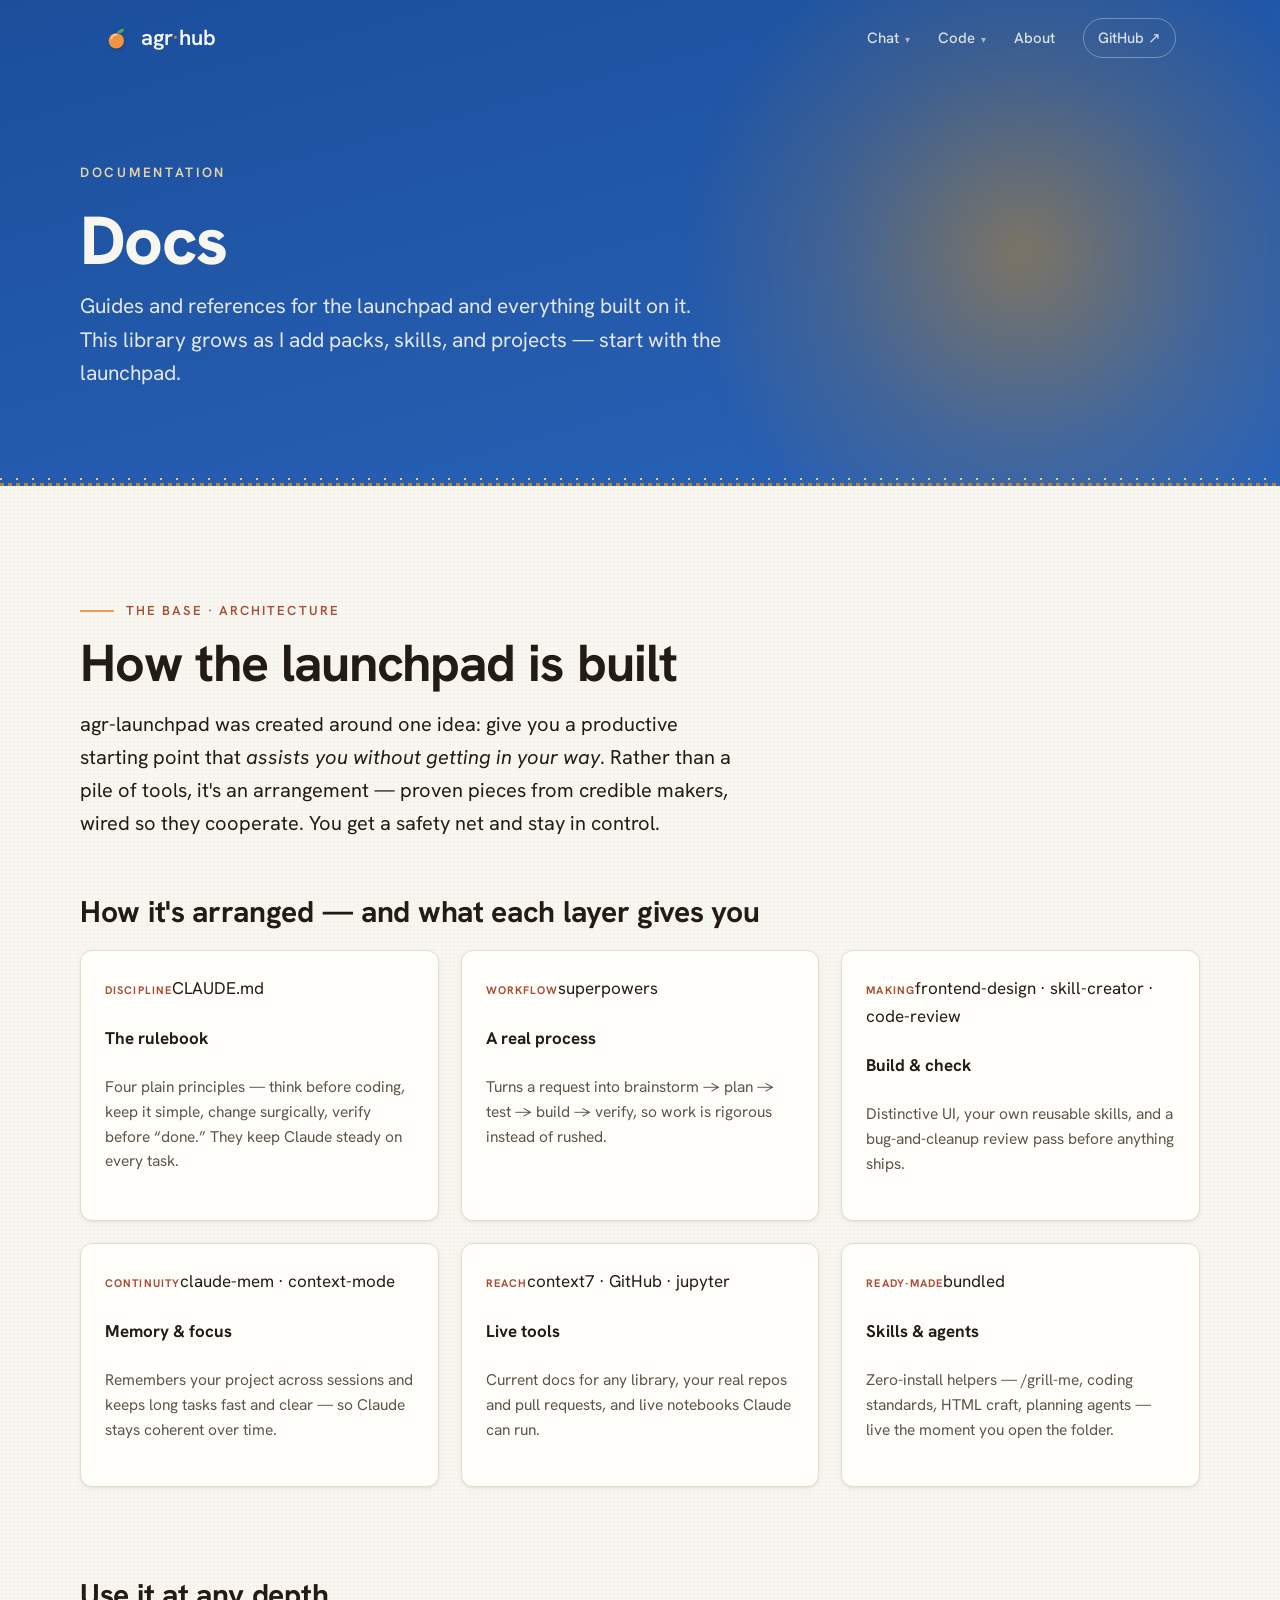
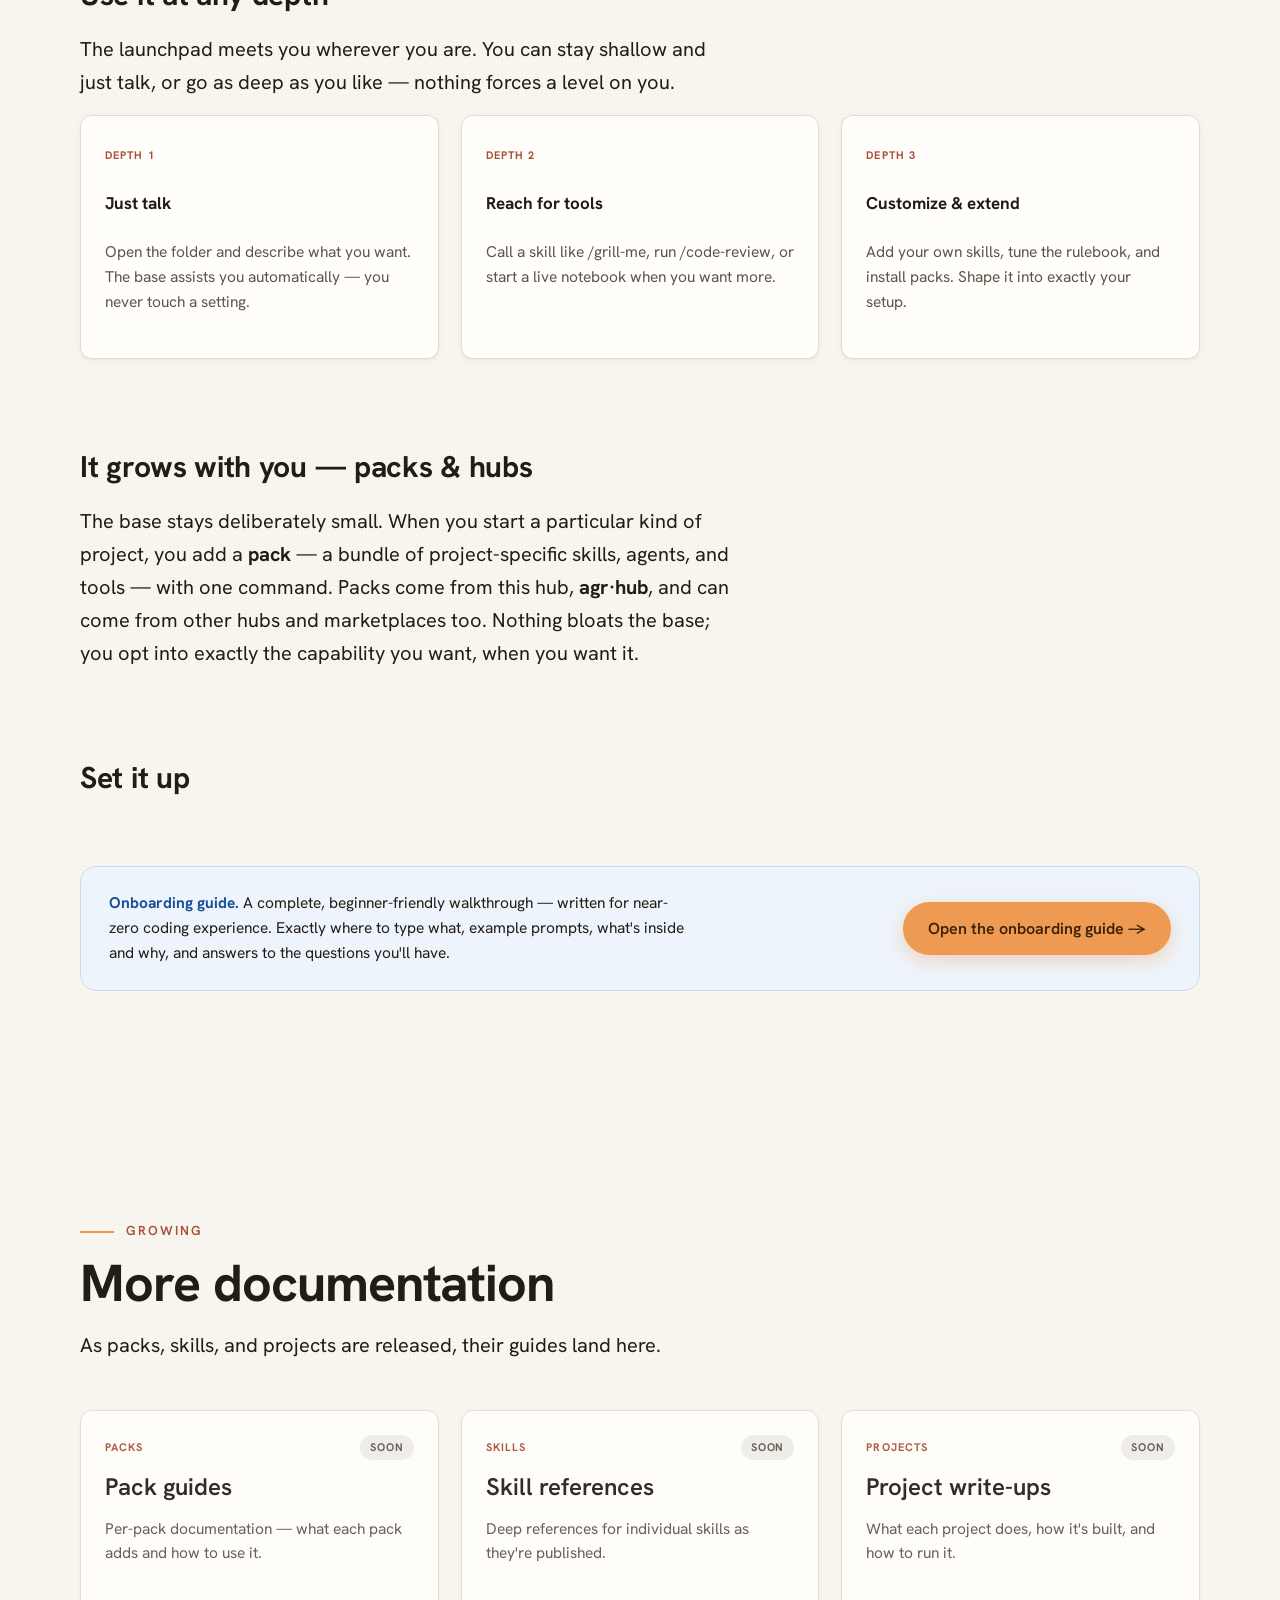
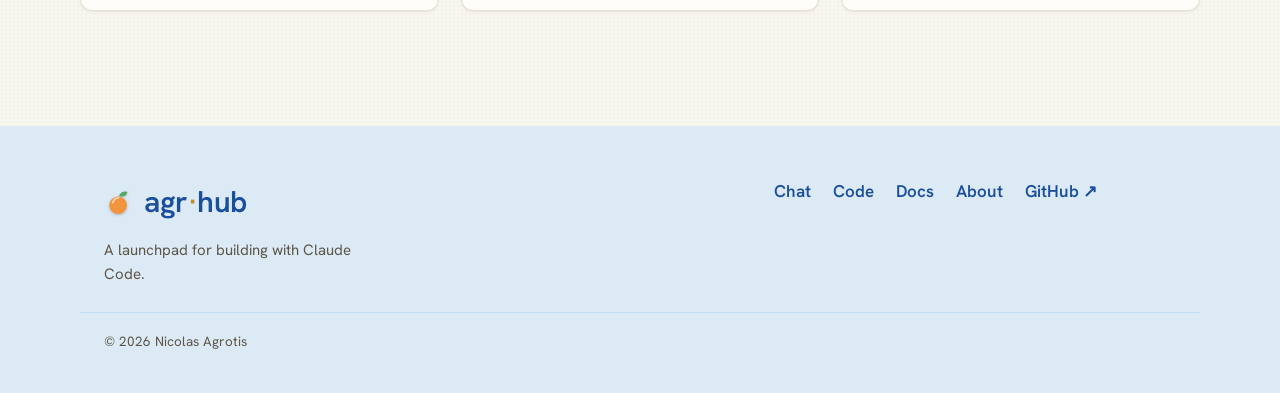
<file: docs.html>
<!DOCTYPE html>
<html lang="en">
<head>
<meta charset="UTF-8" />
<meta name="viewport" content="width=device-width, initial-scale=1.0" />
<title>Docs — agr·hub</title>
<meta name="description" content="Documentation for the agr-launchpad base and everything built on it." />
<link rel="preconnect" href="https://fonts.googleapis.com" />
<link rel="preconnect" href="https://fonts.gstatic.com" crossorigin />
<link href="https://fonts.googleapis.com/css2?family=Hanken+Grotesk:wght@400;500;600;700;800&display=swap" rel="stylesheet" />
<link rel="stylesheet" href="assets/app.css?v=5" />
</head>
<body>

<a class="skip" href="#main">Skip to content</a>

<header class="nav" id="nav">
  <div class="nav__in">
    <a class="brand" href="index.html" aria-label="agr-hub home">
      <svg class="brand__mark" viewBox="0 0 32 32" width="26" height="26" role="img" aria-hidden="true" focusable="false">
        <path d="M16 9.6C17.6 5.7 21.6 4.2 24.9 5.2 24.1 9.2 20.1 11.2 16 9.6Z" fill="#54A85B"/>
        <circle cx="15.1" cy="19.4" r="9.4" fill="#F2933E"/>
        <path d="M9.3 16.7C10.2 13.8 12.5 11.8 15.4 11.6" fill="none" stroke="#fff" stroke-opacity=".55" stroke-width="2.1" stroke-linecap="round"/>
      </svg>
      <span class="brand__txt">agr<span class="brand__dot">·</span>hub</span>
    </a>
    <nav class="nav__links" aria-label="Primary">
      <div class="nav__drop">
        <a href="chat.html">Chat <span class="nav__caret" aria-hidden="true">▾</span></a>
        <div class="nav__menu">
          <a href="chat.html#skills">Skills</a>
          <a href="chat.html#asset=how-to-use-skills">How-to guide</a>
        </div>
      </div>
      <div class="nav__drop">
        <a href="code.html">Code <span class="nav__caret" aria-hidden="true">▾</span></a>
        <div class="nav__menu">
          <a href="code.html#launchpad">Launchpad</a>
          <a href="code.html#skills">Skills</a>
          <a href="code.html#agents">Agents</a>
          <a href="code.html#plugins">Plugins</a>
          <a href="code.html#projects">Projects</a>
          <a href="docs.html" aria-current="page">Docs</a>
        </div>
      </div>
      <a href="index.html#about">About</a>
      <a class="nav__cta" href="https://github.com/agrotisnicolaos" target="_blank" rel="noopener">GitHub ↗</a>
    </nav>
  </div>
</header>

<main id="main">

  <!-- HEADER -->
  <section class="dochead" id="top">
    <div class="hero__glow" aria-hidden="true"></div>
    <div class="dochead__in">
      <p class="eyebrow">Documentation</p>
      <h1>Docs</h1>
      <p class="lede">
        Guides and references for the launchpad and everything built on it. This library grows as I
        add packs, skills, and projects — start with the launchpad.
      </p>
    </div>
    <div class="meander" aria-hidden="true"></div>
  </section>

  <!-- LAUNCHPAD DOCS -->
  <section class="section" id="launchpad">
    <div class="section__in">
      <header class="section__head">
        <p class="kicker"><span class="kicker__bar"></span>The base · architecture</p>
        <h2 class="h2">How the launchpad is built</h2>
        <p class="lead">
          agr-launchpad was created around one idea: give you a productive starting point that
          <em>assists you without getting in your way</em>. Rather than a pile of tools, it's an
          arrangement — proven pieces from credible makers, wired so they cooperate. You get a
          safety net and stay in control.
        </p>
      </header>

      <h3 class="lp-h3">How it's arranged — and what each layer gives you</h3>
      <div class="grid lp-pieces">
        <article class="card piece">
          <div class="piece__top"><span class="card__marker">Discipline</span><span class="piece__by">CLAUDE.md</span></div>
          <h4 class="piece__name">The rulebook</h4>
          <p class="card__desc">Four plain principles — think before coding, keep it simple, change surgically, verify before “done.” They keep Claude steady on every task.</p>
        </article>
        <article class="card piece">
          <div class="piece__top"><span class="card__marker">Workflow</span><span class="piece__by">superpowers</span></div>
          <h4 class="piece__name">A real process</h4>
          <p class="card__desc">Turns a request into brainstorm → plan → test → build → verify, so work is rigorous instead of rushed.</p>
        </article>
        <article class="card piece">
          <div class="piece__top"><span class="card__marker">Making</span><span class="piece__by">frontend-design · skill-creator · code-review</span></div>
          <h4 class="piece__name">Build &amp; check</h4>
          <p class="card__desc">Distinctive UI, your own reusable skills, and a bug-and-cleanup review pass before anything ships.</p>
        </article>
        <article class="card piece">
          <div class="piece__top"><span class="card__marker">Continuity</span><span class="piece__by">claude-mem · context-mode</span></div>
          <h4 class="piece__name">Memory &amp; focus</h4>
          <p class="card__desc">Remembers your project across sessions and keeps long tasks fast and clear — so Claude stays coherent over time.</p>
        </article>
        <article class="card piece">
          <div class="piece__top"><span class="card__marker">Reach</span><span class="piece__by">context7 · GitHub · jupyter</span></div>
          <h4 class="piece__name">Live tools</h4>
          <p class="card__desc">Current docs for any library, your real repos and pull requests, and live notebooks Claude can run.</p>
        </article>
        <article class="card piece">
          <div class="piece__top"><span class="card__marker">Ready-made</span><span class="piece__by">bundled</span></div>
          <h4 class="piece__name">Skills &amp; agents</h4>
          <p class="card__desc">Zero-install helpers — <code>/grill-me</code>, coding standards, HTML craft, planning agents — live the moment you open the folder.</p>
        </article>
      </div>

      <h3 class="lp-h3 lp-h3--mt">Use it at any depth</h3>
      <p class="lead">The launchpad meets you wherever you are. You can stay shallow and just talk, or go as deep as you like — nothing forces a level on you.</p>
      <div class="grid lp-pieces">
        <article class="card piece">
          <div class="piece__top"><span class="card__marker">Depth 1</span></div>
          <h4 class="piece__name">Just talk</h4>
          <p class="card__desc">Open the folder and describe what you want. The base assists you automatically — you never touch a setting.</p>
        </article>
        <article class="card piece">
          <div class="piece__top"><span class="card__marker">Depth 2</span></div>
          <h4 class="piece__name">Reach for tools</h4>
          <p class="card__desc">Call a skill like <code>/grill-me</code>, run <code>/code-review</code>, or start a live notebook when you want more.</p>
        </article>
        <article class="card piece">
          <div class="piece__top"><span class="card__marker">Depth 3</span></div>
          <h4 class="piece__name">Customize &amp; extend</h4>
          <p class="card__desc">Add your own skills, tune the rulebook, and install packs. Shape it into exactly your setup.</p>
        </article>
      </div>

      <h3 class="lp-h3 lp-h3--mt">It grows with you — packs &amp; hubs</h3>
      <p class="lead">
        The base stays deliberately small. When you start a particular kind of project, you add a
        <strong>pack</strong> — a bundle of project-specific skills, agents, and tools — with one
        command. Packs come from this hub, <strong>agr·hub</strong>, and can come from other hubs and
        marketplaces too. Nothing bloats the base; you opt into exactly the capability you want, when
        you want it.
      </p>

      <h3 class="lp-h3 lp-h3--mt">Set it up</h3>
      <div class="lp-note">
        <p>
          <strong>Onboarding guide.</strong> A complete, beginner-friendly walkthrough — written for
          near-zero coding experience. Exactly where to type what, example prompts, what's inside and
          why, and answers to the questions you'll have.
        </p>
        <a class="btn btn--primary lp-deepdive" href="https://agrotisnicolaos.github.io/agr-launchpad/docs/onboarding.html" target="_blank" rel="noopener">Open the onboarding guide →</a>
      </div>
    </div>
  </section>

  <!-- MORE DOCS -->
  <section class="section" id="more">
    <div class="section__in">
      <header class="section__head">
        <p class="kicker"><span class="kicker__bar"></span>Growing</p>
        <h2 class="h2">More documentation</h2>
        <p class="lead">
          As packs, skills, and projects are released, their guides land here.
        </p>
      </header>
      <div class="grid">
        <article class="card doc-soon">
          <div class="card__top"><span class="card__marker">Packs</span><span class="badge badge--private">soon</span></div>
          <h3 class="card__name">Pack guides</h3>
          <p class="card__desc">Per-pack documentation — what each pack adds and how to use it.</p>
        </article>
        <article class="card doc-soon">
          <div class="card__top"><span class="card__marker">Skills</span><span class="badge badge--private">soon</span></div>
          <h3 class="card__name">Skill references</h3>
          <p class="card__desc">Deep references for individual skills as they're published.</p>
        </article>
        <article class="card doc-soon">
          <div class="card__top"><span class="card__marker">Projects</span><span class="badge badge--private">soon</span></div>
          <h3 class="card__name">Project write-ups</h3>
          <p class="card__desc">What each project does, how it's built, and how to run it.</p>
        </article>
      </div>
    </div>
  </section>

</main>

<footer class="foot">
  <div class="foot__in">
    <div class="foot__brand">
      <span class="foot__logo">
        <svg class="brand__mark" viewBox="0 0 32 32" width="30" height="30" role="img" aria-hidden="true" focusable="false">
          <path d="M16 9.6C17.6 5.7 21.6 4.2 24.9 5.2 24.1 9.2 20.1 11.2 16 9.6Z" fill="#54A85B"/>
          <circle cx="15.1" cy="19.4" r="9.4" fill="#F2933E"/>
          <path d="M9.3 16.7C10.2 13.8 12.5 11.8 15.4 11.6" fill="none" stroke="#fff" stroke-opacity=".55" stroke-width="2.1" stroke-linecap="round"/>
        </svg>
        <span class="brand__txt brand__txt--lg">agr<span class="brand__dot">·</span>hub</span>
      </span>
      <p>A launchpad for building with Claude Code.</p>
    </div>
    <nav class="foot__links" aria-label="Footer">
      <a href="chat.html">Chat</a>
      <a href="code.html">Code</a>
      <a href="docs.html">Docs</a>
      <a href="index.html#about">About</a>
      <a href="https://github.com/agrotisnicolaos" target="_blank" rel="noopener">GitHub ↗</a>
    </nav>
  </div>
  <p class="foot__copy">© <span id="year"></span> Nicolas Agrotis</p>
</footer>

<script src="data/catalog.js?v=5"></script>
<script src="assets/app.js?v=5"></script>
</body>
</html>
</file>
<file: assets/app.css>
/* ============================================================
   agr·hub — Aegean / Cycladic editorial
   Palette: Aegean #1B4F9C · Sky #2a63b8 · Sea #5BA4D4 · Whitewash #F8F6F1
            Limestone #E8D5A3 · Orange #EE9A52 (CTA) · Terracotta #A84E35
            Footer light-blue #dceaf6
   ============================================================ */
:root {
  --aegean:    #1B4F9C;
  --aegean-dk: #143b76;
  --sea:       #5BA4D4;
  --sky:       #2a63b8;        /* lighter blue for the hero base */
  --whitewash: #F8F6F1;
  --limestone: #E8D5A3;
  --ochre:     #C4892A;
  --ochre-dk:  #a8721f;
  --orange:    #EE9A52;        /* friendly, light CTA orange */
  --orange-dk: #e2873a;
  --terracotta:#A84E35;
  --footer-bg: #dceaf6;        /* light blue footer */
  --footer-ln: #c4dcef;

  --ink:   #221c14;       /* warm near-black text */
  --ink-2: #5d5648;       /* muted warm grey */
  --line:  #e6ddc9;       /* limestone-tinted hairline */
  --surface: #fffefb;     /* card surface, warmer than whitewash */

  /* one clean, highly legible family for everything (display + body) */
  --serif: "Hanken Grotesk", -apple-system, BlinkMacSystemFont, "Segoe UI", sans-serif;
  --sans:  "Hanken Grotesk", -apple-system, BlinkMacSystemFont, "Segoe UI", sans-serif;

  --shadow-sm: 0 1px 2px rgba(34,28,20,.05), 0 2px 8px rgba(34,28,20,.04);
  --shadow-md: 0 8px 28px rgba(27,79,156,.10), 0 2px 8px rgba(34,28,20,.05);
  --maxw: 1120px;
  --r: 12px;
}

* { box-sizing: border-box; }
html { scroll-behavior: smooth; -webkit-text-size-adjust: 100%; }
body {
  margin: 0;
  background: var(--whitewash);
  color: var(--ink);
  font-family: var(--sans);
  font-size: 17px;
  line-height: 1.6;
  -webkit-font-smoothing: antialiased;
  /* faint paper grain */
  background-image:
    radial-gradient(rgba(196,137,42,.035) 1px, transparent 1px);
  background-size: 4px 4px;
}
a { color: var(--aegean); text-decoration: none; }
a:hover { color: var(--terracotta); }
em { font-style: italic; }
code {
  font-family: "Hanken Grotesk", ui-monospace, monospace;
  font-feature-settings: "tnum";
}

.skip {
  position: absolute; left: -999px; top: 0; background: var(--ink); color: #fff;
  padding: 10px 16px; border-radius: 0 0 8px 0; z-index: 100;
}
.skip:focus { left: 0; }

/* ---------- shared layout ---------- */
.section { padding: clamp(64px, 9vw, 128px) 24px; }
.section__in { max-width: var(--maxw); margin: 0 auto; }
.section__head { max-width: 680px; margin-bottom: 48px; }

.kicker {
  font-size: 13px; letter-spacing: .16em; text-transform: uppercase;
  color: var(--terracotta); font-weight: 600; display: flex; align-items: center; gap: 12px;
  margin: 0 0 14px;
}
.kicker__bar { width: 34px; height: 2px; background: var(--orange); display: inline-block; }
.kicker--center { justify-content: center; }

.h2 {
  font-family: var(--serif); font-weight: 700;
  font-size: clamp(32px, 4.6vw, 52px); line-height: 1.05; letter-spacing: -.02em;
  margin: 0 0 18px; color: var(--ink);
}
.lead { font-size: clamp(17px, 2vw, 20px); line-height: 1.65; margin: 0 0 16px; max-width: 60ch; }
.lead.muted { color: var(--ink-2); }
.lead code { background: #efe7d4; padding: 1px 7px; border-radius: 6px; font-size: .9em; }

/* ---------- nav ---------- */
.nav {
  position: fixed; inset: 0 0 auto 0; z-index: 50;
  transition: background .35s ease, box-shadow .35s ease, border-color .35s ease;
  border-bottom: 1px solid transparent;
}
.nav__in {
  max-width: var(--maxw); margin: 0 auto; padding: 18px 24px;
  display: flex; align-items: center; justify-content: space-between;
}
.brand { display: inline-flex; align-items: center; gap: 11px; color: var(--whitewash); }
.brand__mark {
  width: 26px; height: 26px; flex-shrink: 0; display: block;
  filter: drop-shadow(0 1px 1.5px rgba(0,0,0,.2));
}
.brand__txt { font-family: var(--serif); font-weight: 600; font-size: 22px; letter-spacing: -.01em; }
.brand__txt--lg { font-size: 30px; color: var(--aegean); }
.brand__dot { color: var(--ochre); }
.nav__links { display: flex; align-items: center; gap: 28px; }
.nav__links a { color: rgba(248,246,241,.86); font-weight: 500; font-size: 15px; }
.nav__links a:hover { color: #fff; }
.nav__cta {
  border: 1px solid rgba(248,246,241,.34); padding: 7px 14px; border-radius: 999px;
}
.nav__cta:hover { background: rgba(248,246,241,.12); }

/* scrolled state: whitewash bar, aegean ink */
.nav.scrolled { background: rgba(248,246,241,.92); backdrop-filter: blur(10px); border-bottom-color: var(--line); box-shadow: var(--shadow-sm); }
.nav.scrolled .brand { color: var(--aegean); }
.nav.scrolled .brand__txt--lg { color: var(--aegean); }
.nav.scrolled .nav__links a { color: var(--ink-2); }
.nav.scrolled .nav__links a:hover { color: var(--terracotta); }
.nav.scrolled .nav__cta { border-color: var(--line); color: var(--aegean); }
.nav.scrolled .nav__cta:hover { background: #efe7d4; }

/* ---------- hero ---------- */
.hero {
  position: relative; overflow: hidden;
  background:
    linear-gradient(165deg, var(--aegean) 0%, var(--sky) 100%);
  color: var(--whitewash);
  padding: clamp(150px, 22vh, 260px) 24px clamp(120px, 16vw, 200px);
}
.hero__glow {
  position: absolute; top: -22%; right: -8%; width: 60vw; height: 60vw; max-width: 720px; max-height: 720px;
  background: radial-gradient(circle, rgba(196,137,42,.55) 0%, rgba(196,137,42,.18) 38%, transparent 66%);
  filter: blur(8px); pointer-events: none;
}
.hero::before { /* faint columns / horizon line */
  content: ""; position: absolute; inset: 0;
  background-image: linear-gradient(90deg, rgba(248,246,241,.05) 1px, transparent 1px);
  background-size: 96px 100%; mask-image: linear-gradient(transparent, #000 60%);
  pointer-events: none;
}
.hero__in { position: relative; max-width: var(--maxw); margin: 0 auto; }
.eyebrow {
  font-size: 13.5px; letter-spacing: .2em; text-transform: uppercase;
  color: var(--limestone); font-weight: 600; margin: 0 0 22px;
}
.hero__title {
  font-family: var(--serif); font-weight: 800;
  font-size: clamp(42px, 7vw, 88px); line-height: 1.04; letter-spacing: -.025em;
  margin: 0 0 26px;
}
.hero__title em { color: var(--limestone); font-weight: 800; font-style: normal; }
.hero__lede {
  font-size: clamp(18px, 2.2vw, 23px); line-height: 1.55; max-width: 46ch;
  color: rgba(248,246,241,.9); margin: 0 0 38px;
}
.hero__cta { display: flex; flex-wrap: wrap; gap: 14px; }

.meander {
  position: absolute; left: 0; right: 0; bottom: 0; height: 18px;
  background:
    repeating-linear-gradient(90deg, var(--ochre) 0 4px, transparent 4px 8px) bottom/100% 3px no-repeat,
    repeating-linear-gradient(90deg, var(--limestone) 0 2px, transparent 2px 16px) bottom 6px left 0/100% 2px no-repeat;
  opacity: .9;
}

/* ---------- buttons ---------- */
.btn {
  display: inline-flex; align-items: center; gap: 8px; cursor: pointer;
  font-family: var(--sans); font-weight: 600; font-size: 16px;
  padding: 13px 24px; border-radius: 999px; border: 1.5px solid transparent;
  transition: transform .15s ease, box-shadow .2s ease, background .2s ease, color .2s ease;
  white-space: nowrap;
}
.btn--sm { padding: 10px 18px; font-size: 14.5px; }
.btn--primary { background: var(--orange); color: #3a2208; box-shadow: 0 6px 18px rgba(238,154,82,.36); }
.btn--primary:hover { background: var(--orange-dk); color: #3a2208; transform: translateY(-2px); }
.btn--ghost { background: rgba(248,246,241,.08); color: var(--whitewash); border-color: rgba(248,246,241,.4); }
.btn--ghost:hover { background: rgba(248,246,241,.16); color: #fff; transform: translateY(-2px); }
.btn--line { background: transparent; color: var(--aegean); border-color: var(--line); }
.btn--line:hover { border-color: var(--aegean); color: var(--aegean); background: #fff; transform: translateY(-2px); }

/* ---------- launchpad split ---------- */
.split { display: grid; grid-template-columns: 1.1fr .9fr; gap: clamp(32px, 5vw, 72px); align-items: start; }
.split__lead .lead:first-of-type { margin-top: 4px; }

.panel {
  background: var(--surface); border: 1px solid var(--line); border-radius: 16px;
  padding: 26px; box-shadow: var(--shadow-md); position: relative;
}
.panel::before { /* warm top seam */
  content: ""; position: absolute; left: 26px; right: 26px; top: 0; height: 3px;
  background: linear-gradient(90deg, var(--orange), var(--terracotta)); border-radius: 0 0 3px 3px;
}
.panel__head { display: flex; align-items: center; justify-content: space-between; margin-bottom: 18px; }
.panel__name { font-family: var(--serif); font-weight: 600; font-size: 21px; }
.panel__list { list-style: none; margin: 0 0 22px; padding: 0; }
.panel__list li {
  position: relative; padding: 8px 0 8px 26px; font-size: 15.5px; color: var(--ink);
  border-bottom: 1px dashed var(--line);
}
.panel__list li:last-child { border-bottom: none; }
.panel__list li::before {
  content: ""; position: absolute; left: 2px; top: 15px; width: 9px; height: 9px;
  background: var(--sea); border-radius: 50%; box-shadow: 0 0 0 3px rgba(91,164,212,.18);
}
.panel__actions { display: flex; flex-wrap: wrap; gap: 10px; margin-bottom: 14px; }

.clone {
  width: 100%; text-align: left; cursor: pointer; font: inherit;
  background: #fbf6ea; border: 1px dashed var(--limestone); border-radius: 10px;
  padding: 11px 14px; display: flex; align-items: center; justify-content: space-between; gap: 10px;
  transition: background .2s ease, border-color .2s ease;
}
.clone:hover { background: #f6eedb; border-color: var(--orange); }
.clone code { font-size: 13px; color: var(--ink); overflow: hidden; text-overflow: ellipsis; white-space: nowrap; }
.clone__hint { font-size: 11px; letter-spacing: .08em; text-transform: uppercase; color: var(--ink-2); flex-shrink: 0; }
.clone.copied .clone__hint { color: var(--aegean); }
.clone.copied .clone__hint::before { content: "✓ "; }

/* ---------- docs page header ---------- */
.dochead {
  position: relative; overflow: hidden; color: var(--whitewash);
  background: linear-gradient(165deg, var(--aegean) 0%, var(--sky) 100%);
  padding: clamp(128px, 18vh, 184px) 24px clamp(60px, 9vw, 96px);
}
.dochead__in { position: relative; max-width: var(--maxw); margin: 0 auto; }
.dochead h1 {
  font-family: var(--serif); font-weight: 800; letter-spacing: -.025em; line-height: 1.02;
  font-size: clamp(40px, 6vw, 68px); margin: 0 0 14px;
}
.dochead .lede { color: rgba(248,246,241,.9); font-size: clamp(17px, 2vw, 21px); max-width: 54ch; margin: 0; }
.dochead .eyebrow { color: var(--limestone); }
.doc-links { margin-top: 22px; }
.doc-soon { opacity: .92; }

/* ---------- launchpad: why + pieces + note ---------- */
.lp-why { margin-top: clamp(44px, 6vw, 76px); max-width: 900px; }
.lp-h3 {
  font-family: var(--serif); font-weight: 700; letter-spacing: -.01em; color: var(--ink);
  font-size: clamp(22px, 3vw, 30px); margin: 0 0 14px;
}
.lp-h3--mt { margin-top: clamp(48px, 7vw, 84px); }
.lp-why .lead strong { color: var(--aegean); font-weight: 700; }
.lp-arc { color: var(--terracotta); font-weight: 600; }

.lp-group-label {
  font-size: 12px; letter-spacing: .12em; text-transform: uppercase; color: var(--terracotta);
  font-weight: 700; margin: 22px 0 14px;
}
.lp-group-label__sub { color: var(--ink-2); font-weight: 600; text-transform: none; letter-spacing: 0; }

/* the pieces, as a reading index — deliberately not cards, so they don't
   compete with the clickable catalog sections below */
.lp-list { list-style: none; margin: 0 0 8px; padding: 0; border-top: 1px solid var(--line); }
.lp-row {
  display: grid; grid-template-columns: 190px 1fr 150px; gap: 4px 28px;
  align-items: baseline; padding: 15px 4px; border-bottom: 1px dashed var(--line);
}
.lp-row__name { font-family: var(--serif); font-weight: 700; font-size: 17.5px; color: var(--ink); }
.lp-row__marker {
  display: block; font-size: 11px; font-weight: 700; letter-spacing: .1em;
  text-transform: uppercase; color: var(--terracotta); margin-bottom: 3px;
}
.lp-row__body { color: var(--ink-2); font-size: 14.5px; line-height: 1.55; }
.lp-row__body code { font-size: 13px; }
.lp-row__by { font-size: 12.5px; color: var(--ink-2); font-weight: 600; white-space: nowrap; justify-self: end; }
@media (max-width: 720px) {
  .lp-row { grid-template-columns: 1fr; gap: 6px; }
  .lp-row__by { justify-self: start; }
}
.lp-inrepo { max-width: 76ch; color: var(--ink-2); font-size: 15px; line-height: 1.65; margin: 0; }
.lp-inrepo strong { color: var(--aegean); }
.lp-inrepo a { color: var(--aegean); font-weight: 600; }

.lp-note {
  margin-top: clamp(40px, 5vw, 64px);
  background: #eef4fb; border: 1px solid var(--footer-ln); border-radius: 16px;
  padding: 24px 28px; display: flex; flex-wrap: wrap; align-items: center;
  justify-content: space-between; gap: 18px 24px;
}
.lp-note p { margin: 0; max-width: 64ch; color: var(--ink); font-size: 15.5px; line-height: 1.6; }
.lp-note strong { color: var(--aegean); }
.lp-deepdive { flex-shrink: 0; }

/* ---------- badges ---------- */
.badge {
  font-size: 11px; font-weight: 700; letter-spacing: .08em; text-transform: uppercase;
  padding: 4px 10px; border-radius: 999px;
}
.badge--public { background: rgba(27,79,156,.1); color: var(--aegean); }
.badge--private { background: rgba(93,86,72,.1); color: var(--ink-2); }
.badge--ships { background: rgba(91,164,212,.18); color: #2f6f9e; }

/* ---------- section rhythm ----------
   The launchpad is its own zone: a warm full-width band with a hard edge,
   visibly separate from the catalog sections (skills / agents / plugins /
   projects), which read as equals divided by constrained hairlines. */
.launchpad {
  background: linear-gradient(180deg, #f8f2e2 0%, #fdfaf2 100%);
  border-bottom: 1px solid var(--limestone);
}
#skills .section__in,
.agents .section__in,
.plugins .section__in,
.projects .section__in { border-top: 1px solid var(--line); padding-top: clamp(56px, 7vw, 96px); }
#skills .section__in { border-top: none; padding-top: clamp(40px, 5vw, 64px); }
.launchpad .section__in { border-top: none; padding-top: 0; }

/* ---------- grids / cards ---------- */
.grid { display: grid; gap: 22px; grid-template-columns: repeat(auto-fill, minmax(290px, 1fr)); }

.card {
  background: var(--surface); border: 1px solid var(--line); border-radius: var(--r);
  padding: 24px; box-shadow: var(--shadow-sm); display: flex; flex-direction: column;
  transition: transform .18s ease, box-shadow .25s ease, border-color .25s ease;
}
.card:hover { transform: translateY(-3px); box-shadow: var(--shadow-md); border-color: var(--limestone); }
.card--link { color: inherit; text-decoration: none; cursor: pointer; }
.card--link:hover { border-color: var(--sea); }
.card__link { margin-top: auto; padding-top: 6px; color: var(--aegean); font-weight: 600; font-size: 14px; }
.card--link:hover .card__link { color: var(--terracotta); }
.card--link:hover .card__name { color: var(--aegean); }
.card__top { display: flex; align-items: center; justify-content: space-between; gap: 10px; margin-bottom: 6px; }
.card__badges { display: inline-flex; align-items: center; gap: 6px; flex-wrap: wrap; justify-content: flex-end; }
.card__marker {
  font-size: 11px; font-weight: 700; letter-spacing: .1em; text-transform: uppercase;
  color: var(--terracotta);
}
.card__name { font-family: var(--serif); font-weight: 600; font-size: 24px; margin: 2px 0 10px; }
.card__desc { color: var(--ink-2); font-size: 15.5px; margin: 0 0 20px; flex: 1; }
.card__actions { display: flex; flex-wrap: wrap; gap: 8px; align-items: center; }
.card__install {
  width: 100%; margin-top: 10px;
}

/* project cards — snapshot, highlights, doc links */
.card--project { padding-top: 0; }
.card__shot {
  display: block; margin: 0 -25px 20px; overflow: hidden;
  border-bottom: 1px solid var(--line);
  border-radius: var(--r) var(--r) 0 0;
  background: #fbf6ea;
}
.card__shot img {
  display: block; width: 100%; height: auto; aspect-ratio: 16/10; object-fit: cover;
  object-position: top; transition: transform .4s ease;
}
.card__shot:hover img { transform: scale(1.025); }
.card__points { list-style: none; margin: 0 0 18px; padding: 0; }
.card__points li {
  position: relative; padding: 5px 0 5px 22px; font-size: 14px; color: var(--ink);
  border-bottom: 1px dashed var(--line);
}
.card__points li:last-child { border-bottom: 0; }
.card__points li::before {
  content: ""; position: absolute; left: 4px; top: 13px; width: 7px; height: 7px;
  background: var(--sea); border-radius: 50%; box-shadow: 0 0 0 3px rgba(91,164,212,.18);
}
.card__doclinks { display: flex; flex-wrap: wrap; gap: 6px 16px; margin: 0 0 18px; }
.card__doclink {
  font-size: 13.5px; font-weight: 700; color: var(--aegean); text-decoration: none;
  border-bottom: 1px solid transparent; transition: border-color .15s ease;
}
.card__doclink:hover { border-bottom-color: var(--aegean); }

/* empty state */
.empty {
  grid-column: 1 / -1; text-align: center; padding: 56px 24px;
  border: 1.5px dashed var(--limestone); border-radius: 16px; background: rgba(255,255,255,.5);
}
.empty__mark { font-size: 30px; margin-bottom: 10px; }
.empty h3 { font-family: var(--serif); font-weight: 600; font-size: 24px; margin: 0 0 8px; }
.empty p { color: var(--ink-2); margin: 0 auto; max-width: 46ch; }
.empty code { background: #efe7d4; padding: 2px 7px; border-radius: 6px; font-size: .92em; }

/* ---------- about ---------- */
.about__in { text-align: center; max-width: 620px; }
.about__mark {
  width: 48px; height: 48px; margin: 0 auto 20px; display: block;
  filter: drop-shadow(0 2px 3px rgba(34,28,20,.14));
}
.about .kicker { margin-bottom: 16px; }
.about__line { font-size: clamp(19px, 2.6vw, 26px); font-weight: 600; color: var(--ink); margin: 6px 0 0; }
.about__line strong { color: var(--aegean); font-weight: 700; }

/* ---------- footer ---------- */
.foot { background: var(--footer-bg); color: var(--ink-2); }
.foot__in {
  max-width: var(--maxw); margin: 0 auto; padding: 52px 24px 26px;
  display: grid; grid-template-columns: 1.6fr 1fr; gap: 28px; align-items: start;
}
.foot__logo { display: inline-flex; align-items: center; gap: 10px; }
.foot__logo .brand__mark { width: 30px; height: 30px; }
.foot__brand p { margin: 12px 0 0; max-width: 34ch; font-size: 15px; color: var(--ink-2); }
.foot__links { display: flex; flex-wrap: wrap; gap: 10px 22px; align-content: start; }
.foot__links a { color: var(--aegean); font-weight: 600; }
.foot__links a:hover { color: var(--terracotta); }
.foot__copy {
  max-width: var(--maxw); margin: 0 auto; padding: 18px 24px 40px;
  border-top: 1px solid var(--footer-ln); font-size: 13.5px; color: var(--ink-2);
}

/* ---------- reveal animation ---------- */
.reveal { opacity: 0; transform: translateY(16px); animation: rise .8s cubic-bezier(.2,.7,.2,1) forwards; }
.reveal:nth-child(1) { animation-delay: .05s; }
.reveal:nth-child(2) { animation-delay: .16s; }
.reveal:nth-child(3) { animation-delay: .28s; }
.reveal:nth-child(4) { animation-delay: .4s; }
@keyframes rise { to { opacity: 1; transform: none; } }
@media (prefers-reduced-motion: reduce) {
  .reveal { animation: none; opacity: 1; transform: none; }
  html { scroll-behavior: auto; }
}

/* ---------- nav dropdowns ---------- */
.nav__drop { position: relative; display: flex; align-items: center; }
.nav__caret { font-size: 10px; opacity: .7; margin-left: 2px; }
.nav__menu {
  display: none; position: absolute; top: calc(100% + 10px); left: -12px; min-width: 176px;
  background: var(--surface); border: 1px solid var(--line); border-radius: 12px;
  box-shadow: var(--shadow-md); padding: 8px; z-index: 60;
}
.nav__menu::before { /* hover bridge so the menu doesn't close in the gap */
  content: ""; position: absolute; top: -12px; left: 0; right: 0; height: 12px;
}
.nav__drop:hover .nav__menu,
.nav__drop:focus-within .nav__menu { display: block; }
.nav .nav__links .nav__menu a {
  display: block; padding: 9px 14px; border-radius: 8px;
  color: var(--ink-2); font-weight: 600; font-size: 14.5px;
}
.nav .nav__links .nav__menu a:hover { background: #f3ecdc; color: var(--terracotta); }

/* ---------- sub-page hero (chat / code) ---------- */
.hero--sub { padding: clamp(140px, 18vh, 210px) 24px clamp(90px, 11vw, 140px); }

/* ---------- landing: two doors ---------- */
.doors { display: grid; grid-template-columns: 1fr 1fr; gap: 24px; }
.door {
  position: relative; display: flex; flex-direction: column; gap: 4px;
  background: var(--surface); border: 1px solid var(--line); border-radius: 18px;
  padding: 34px 32px 30px; box-shadow: var(--shadow-sm); color: inherit;
  transition: transform .18s ease, box-shadow .25s ease, border-color .25s ease;
}
.door::before {
  content: ""; position: absolute; left: 32px; right: 32px; top: 0; height: 3px;
  background: linear-gradient(90deg, var(--orange), var(--terracotta)); border-radius: 0 0 3px 3px;
}
.door:hover { transform: translateY(-4px); box-shadow: var(--shadow-md); border-color: var(--limestone); color: inherit; }
.door__icon { font-size: 30px; line-height: 1; margin-bottom: 12px; }
.door__name { font-family: var(--serif); font-weight: 700; font-size: 30px; margin: 0; color: var(--ink); }
.door__for {
  font-size: 12px; font-weight: 700; letter-spacing: .1em; text-transform: uppercase;
  color: var(--terracotta); margin: 4px 0 10px;
}
.door__desc { color: var(--ink-2); font-size: 15.5px; line-height: 1.6; margin: 0 0 20px; }
.door__cta { margin-top: auto; color: var(--aegean); font-weight: 700; font-size: 15.5px; }
.door:hover .door__cta { color: var(--terracotta); }

/* ---------- landing: how it works / get started ---------- */
.how .section__in, .qi .section__in, .starts .section__in { border-top: 1px solid var(--line); padding-top: clamp(56px, 7vw, 96px); }
.how__grid .card__name { font-size: 22px; }
.how__grid .card__desc { margin-bottom: 0; }
.door--start { padding: 28px 28px 26px; }
.door--start .door__name { font-size: 25px; margin-bottom: 8px; }
.door__actions { margin-top: auto; display: flex; flex-wrap: wrap; gap: 10px; }

/* equal-weight hero pair (landing) */
.btn--hero {
  background: rgba(248,246,241,.95); color: var(--aegean);
  border-color: rgba(248,246,241,.95); box-shadow: 0 6px 18px rgba(10,25,60,.22);
}
.btn--hero:hover { background: #fff; color: var(--aegean-dk); transform: translateY(-2px); }
.btn__ico { font-size: 17px; line-height: 1; }

/* ---------- themed groups inside catalog sections ---------- */
.groups > .lp-group-label:first-child { margin-top: 0; }
.groups > .grid + .lp-group-label { margin-top: 36px; }

/* ---------- landing: quick index ---------- */
.qi__cols { display: grid; grid-template-columns: repeat(auto-fit, minmax(180px, 1fr)); gap: 28px; }
.qi__h {
  font-family: var(--serif); font-weight: 600; font-size: 18px; color: var(--ink);
  display: flex; align-items: baseline; gap: 10px; margin: 0 0 14px;
  border-bottom: 1px solid var(--line); padding-bottom: 10px;
}
.qi__count {
  font-size: 12.5px; font-weight: 700; color: var(--ink-2);
  background: #efe7d4; border-radius: 999px; padding: 1px 9px;
}
.qi__chips { display: flex; flex-wrap: wrap; gap: 8px; align-content: start; }
.qi__chip {
  font-size: 14px; font-weight: 600; color: var(--aegean);
  background: var(--surface); border: 1px solid var(--line); border-radius: 999px;
  padding: 6px 13px; transition: transform .15s ease, border-color .2s ease, color .2s ease;
}
.qi__chip:hover { border-color: var(--orange); color: var(--terracotta); transform: translateY(-1px); }
.qi__chip--guide { background: #fdf3e3; border-color: var(--limestone); }
.qi__soon { color: var(--ink-2); font-size: 14.5px; margin: 0; }

/* ---------- author / credit badges ---------- */
.badge--self { background: rgba(238,154,82,.2); color: #9a5a1f; }
.badge--by { background: rgba(91,164,212,.18); color: #2f6f9e; }

/* ---------- asset cards ---------- */
.card--asset { cursor: pointer; }
.card--asset:hover { border-color: var(--sea); }
.card--asset:hover .card__link { color: var(--terracotta); }
.card--asset:hover .card__name { color: var(--aegean); }
.card--guide {
  background: linear-gradient(180deg, #fdf6e7, var(--surface));
  border-color: var(--limestone);
}

/* ---------- pop-out asset tile ---------- */
.tile-backdrop {
  position: fixed; inset: 0; z-index: 90; background: rgba(18,28,46,.52);
  backdrop-filter: blur(4px); -webkit-backdrop-filter: blur(4px);
  display: flex; align-items: center; justify-content: center; padding: 28px 18px;
  animation: tilefade .2s ease;
}
@keyframes tilefade { from { opacity: 0; } }
.tile {
  position: relative; width: 100%; max-width: 720px; max-height: 86vh; overflow-y: auto;
  background: var(--surface); border: 1px solid var(--line); border-radius: 18px;
  box-shadow: 0 24px 80px rgba(10,20,40,.35); padding: 34px 36px 38px;
  animation: tilepop .26s cubic-bezier(.2,.7,.2,1);
}
@keyframes tilepop { from { opacity: 0; transform: translateY(16px) scale(.97); } }
.tile::before {
  content: ""; position: absolute; left: 36px; right: 36px; top: 0; height: 3px;
  background: linear-gradient(90deg, var(--orange), var(--terracotta)); border-radius: 0 0 3px 3px;
}
.tile__close {
  position: absolute; top: 14px; right: 14px; width: 36px; height: 36px;
  border-radius: 50%; border: 1px solid var(--line); background: #fff;
  cursor: pointer; font-size: 14px; color: var(--ink-2); line-height: 1;
}
.tile__close:hover { color: var(--terracotta); border-color: var(--orange); }
.tile__top { display: flex; flex-wrap: wrap; align-items: center; gap: 10px; margin-bottom: 4px; padding-right: 44px; }
.tile__surfaces { font-size: 12px; font-weight: 600; color: var(--ink-2); margin-left: auto; }
.tile__name { font-family: var(--serif); font-weight: 700; font-size: clamp(28px, 4vw, 38px); letter-spacing: -.015em; margin: 4px 0 6px; color: var(--ink); }
.tile__credit { font-size: 14px; color: var(--ink-2); margin: 0 0 6px; }
.tile__credit a { font-weight: 700; }
.tile__actions { display: flex; flex-wrap: wrap; gap: 10px; margin: 14px 0 4px; }
.tile .clone { margin-top: 12px; }
.tile__install { display: flex; flex-direction: column; gap: 0; }
.tile__install .clone { margin-top: 0; }
.tile__install .clone + .clone { margin-top: 10px; }
.tile__section { margin-top: 24px; }
.tile__h {
  font-family: var(--serif); font-weight: 700; font-size: 18px; color: var(--aegean);
  display: flex; align-items: center; gap: 10px; margin: 0 0 9px;
}
.tile__h::before { content: ""; width: 22px; height: 2px; background: var(--orange); flex-shrink: 0; }
.tile__p { margin: 0; color: var(--ink); font-size: 15.5px; line-height: 1.65; }
.tile__example { background: #fbf6ea; border: 1px dashed var(--limestone); border-radius: 10px; padding: 14px 16px; }
.tile__examplecode { margin-top: 10px; color: var(--ink-2); font-size: 14.5px; }
.tile__with { list-style: none; margin: 0; padding: 0; display: flex; flex-direction: column; gap: 9px; }
.tile__with li { font-size: 15px; color: var(--ink-2); }
.tile__withnote { color: var(--ink-2); }
.tile__chip {
  font: inherit; font-size: 14px; font-weight: 700; color: var(--aegean);
  background: #eef4fb; border: 1px solid var(--footer-ln); border-radius: 999px;
  padding: 3px 12px; cursor: pointer;
}
.tile__chip:hover { color: var(--terracotta); border-color: var(--orange); }
.tile__chip--plain { cursor: default; background: transparent; border: none; padding: 0; color: var(--ink); }
.tile__steps { margin: 0; padding-left: 24px; }
.tile__steps li { padding: 5px 0 5px 6px; font-size: 15.5px; line-height: 1.6; }
.tile__steps li::marker { color: var(--terracotta); font-weight: 700; }

/* ---------- about (landing) ---------- */
.about__sub { color: var(--ink-2); font-size: 16.5px; line-height: 1.65; max-width: 52ch; margin: 14px auto 0; }

/* ---------- responsive ---------- */
@media (max-width: 860px) {
  .split { grid-template-columns: 1fr; }
  .foot__in { grid-template-columns: 1fr; gap: 22px; }
  .doors { grid-template-columns: 1fr; }
  .qi__cols { grid-template-columns: 1fr 1fr; }
}
@media (max-width: 600px) {
  body { font-size: 16px; }
  .nav__links { gap: 16px; }
  .nav__links a:not(.nav__cta) { display: none; }
  .nav__drop { display: none; }
  .hero { padding-top: 130px; }
  .qi__cols { grid-template-columns: 1fr; }
  .tile { padding: 26px 22px 30px; }
  .tile::before { left: 22px; right: 22px; }
}
</file>
